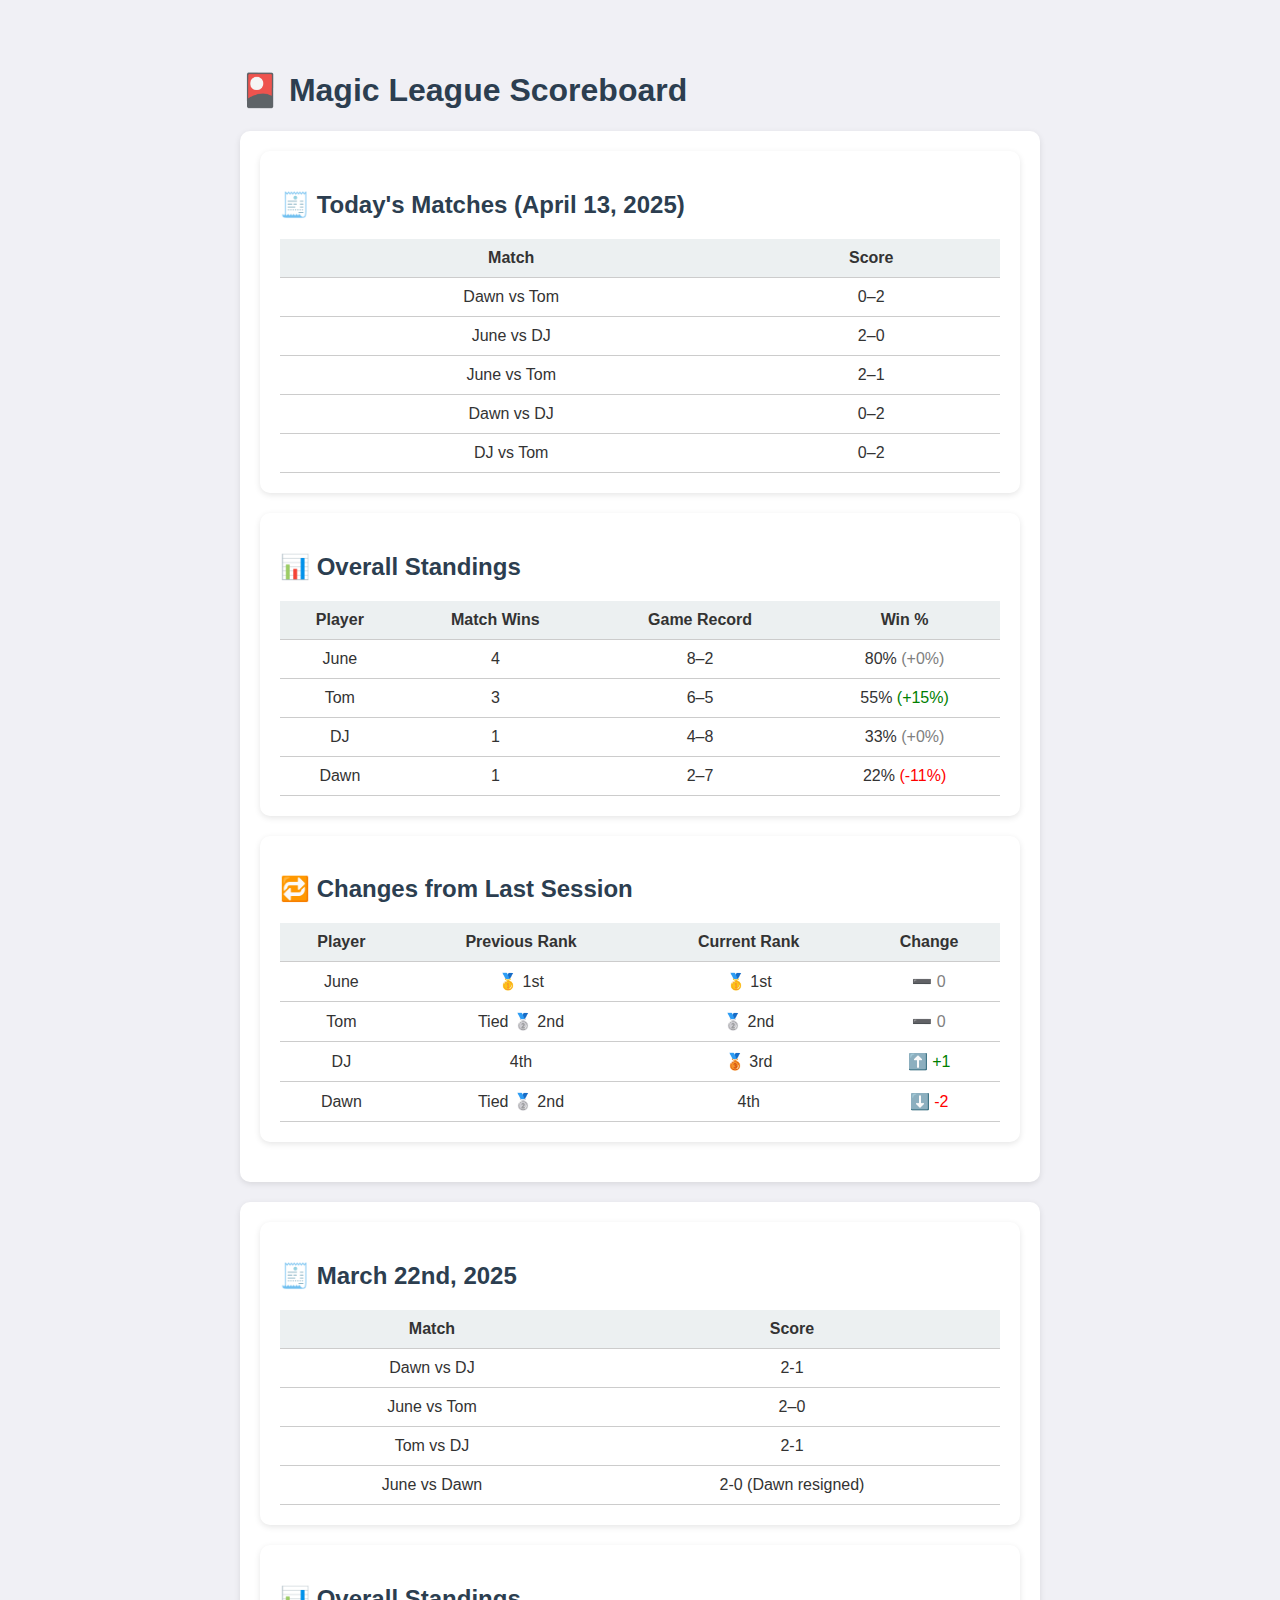
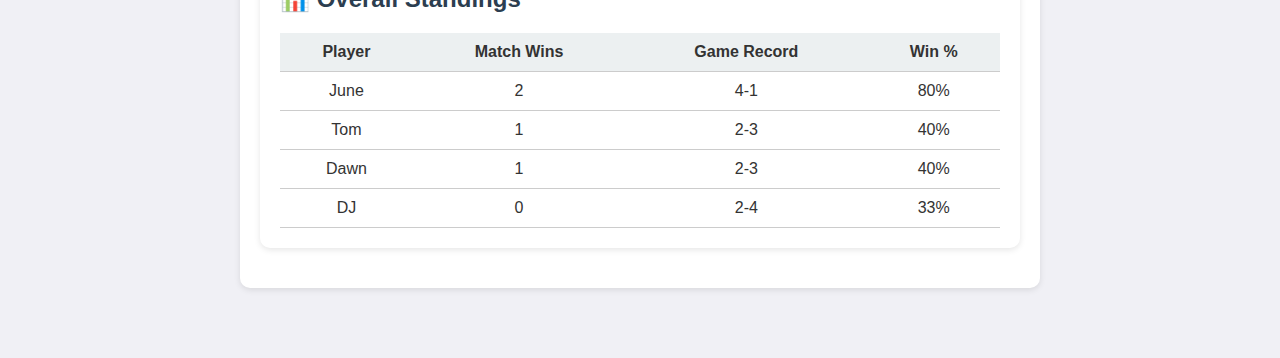
<file: league/index.html>
<!DOCTYPE html>
<html lang="en">

<head>
    <meta charset="UTF-8">
    <title>Magic League Scoreboard</title>
    <style>
        body {
            font-family: Arial, sans-serif;
            background: #f0f0f5;
            color: #333;
            max-width: 800px;
            margin: 30px auto;
            padding: 20px;
        }

        h1,
        h2 {
            color: #2c3e50;
        }

        .section {
            background: #fff;
            padding: 20px;
            margin-bottom: 20px;
            border-radius: 10px;
            box-shadow: 0 2px 6px rgba(0, 0, 0, 0.1);
        }

        table {
            width: 100%;
            border-collapse: collapse;
            margin-top: 10px;
        }

        th,
        td {
            padding: 10px;
            text-align: center;
            border-bottom: 1px solid #ccc;
        }

        th {
            background: #ecf0f1;
            font-weight: bold;
        }

        .up {
            color: green;
        }

        .down {
            color: red;
        }

        .same {
            color: gray;
        }
    </style>
</head>

<body>

    <h1>🎴 Magic League Scoreboard</h1>

    <div class="section">
        <div class="section">
            <h2>🧾 Today's Matches (April 13, 2025)</h2>
            <table>
                <tr>
                    <th>Match</th>
                    <th>Score</th>
                </tr>
                <tr>
                    <td>Dawn vs Tom</td>
                    <td>0–2</td>
                </tr>
                <tr>
                    <td>June vs DJ</td>
                    <td>2–0</td>
                </tr>
                <tr>
                    <td>June vs Tom</td>
                    <td>2–1</td>
                </tr>
                <tr>
                    <td>Dawn vs DJ</td>
                    <td>0–2</td>
                </tr>
                <tr>
                    <td>DJ vs Tom</td>
                    <td>0–2</td>
                </tr>
            </table>
        </div>

        <div class="section">
            <h2>📊 Overall Standings</h2>
            <table>
                <tr>
                    <th>Player</th>
                    <th>Match Wins</th>
                    <th>Game Record</th>
                    <th>Win %</th>
                </tr>
                <tr>
                    <td>June</td>
                    <td>4</td>
                    <td>8–2</td>
                    <td>80% <span class="same">(+0%)</span></td>
                </tr>
                <tr>
                    <td>Tom</td>
                    <td>3</td>
                    <td>6–5</td>
                    <td>55% <span class="up">(+15%)</span></td>
                </tr>
                <tr>
                    <td>DJ</td>
                    <td>1</td>
                    <td>4–8</td>
                    <td>33% <span class="same">(+0%)</span></td>
                </tr>
                <tr>
                    <td>Dawn</td>
                    <td>1</td>
                    <td>2–7</td>
                    <td>22% <span class="down">(-11%)</span></td>
                </tr>
            </table>
        </div>

        <div class="section">
            <h2>🔁 Changes from Last Session</h2>
            <table>
                <tr>
                    <th>Player</th>
                    <th>Previous Rank</th>
                    <th>Current Rank</th>
                    <th>Change</th>
                </tr>
                <tr>
                    <td>June</td>
                    <td>🥇 1st</td>
                    <td>🥇 1st</td>
                    <td class="same">➖ 0</td>
                </tr>
                <tr>
                    <td>Tom</td>
                    <td>Tied 🥈 2nd</td>
                    <td>🥈 2nd</td>
                    <td class="same">➖ 0</td>
                </tr>
                <tr>
                    <td>DJ</td>
                    <td>4th</td>
                    <td>🥉 3rd</td>
                    <td class="up">⬆️ +1</td>
                </tr>
                <tr>
                    <td>Dawn</td>
                    <td>Tied 🥈 2nd</td>
                    <td>4th</td>
                    <td class="down">⬇️ -2</td>
                </tr>
            </table>
        </div>
    </div>

    <div class="section">
        <div class="section">
            <h2>🧾 March 22nd, 2025</h2>
            <table>
                <tr>
                    <th>Match</th>
                    <th>Score</th>
                </tr>
                <tr>
                    <td>Dawn vs DJ</td>
                    <td>2-1</td>
                </tr>
                <tr>
                    <td>June vs Tom</td>
                    <td>2–0</td>
                </tr>
                <tr>
                    <td>Tom vs DJ</td>
                    <td>2-1</td>
                </tr>
                <tr>
                    <td>June vs Dawn</td>
                    <td>2-0 (Dawn resigned)</td>
                </tr>
            </table>
        </div>

        <div class="section">
            <h2>📊 Overall Standings</h2>
            <table>
                <tr>
                    <th>Player</th>
                    <th>Match Wins</th>
                    <th>Game Record</th>
                    <th>Win %</th>
                </tr>
                <tr>
                    <td>June</td>
                    <td>2</td>
                    <td>4-1</td>
                    <td>80%</td>
                </tr>
                <tr>
                    <td>Tom</td>
                    <td>1</td>
                    <td>2-3</td>
                    <td>40%</td>
                </tr>
                <tr>
                    <td>Dawn</td>
                    <td>1</td>
                    <td>2-3</td>
                    <td>40%</td>
                </tr>
                <tr>
                    <td>DJ</td>
                    <td>0</td>
                    <td>2-4</td>
                    <td>33%</td>
                </tr>
            </table>
        </div>
    </div>

</body>

</html>
</file>
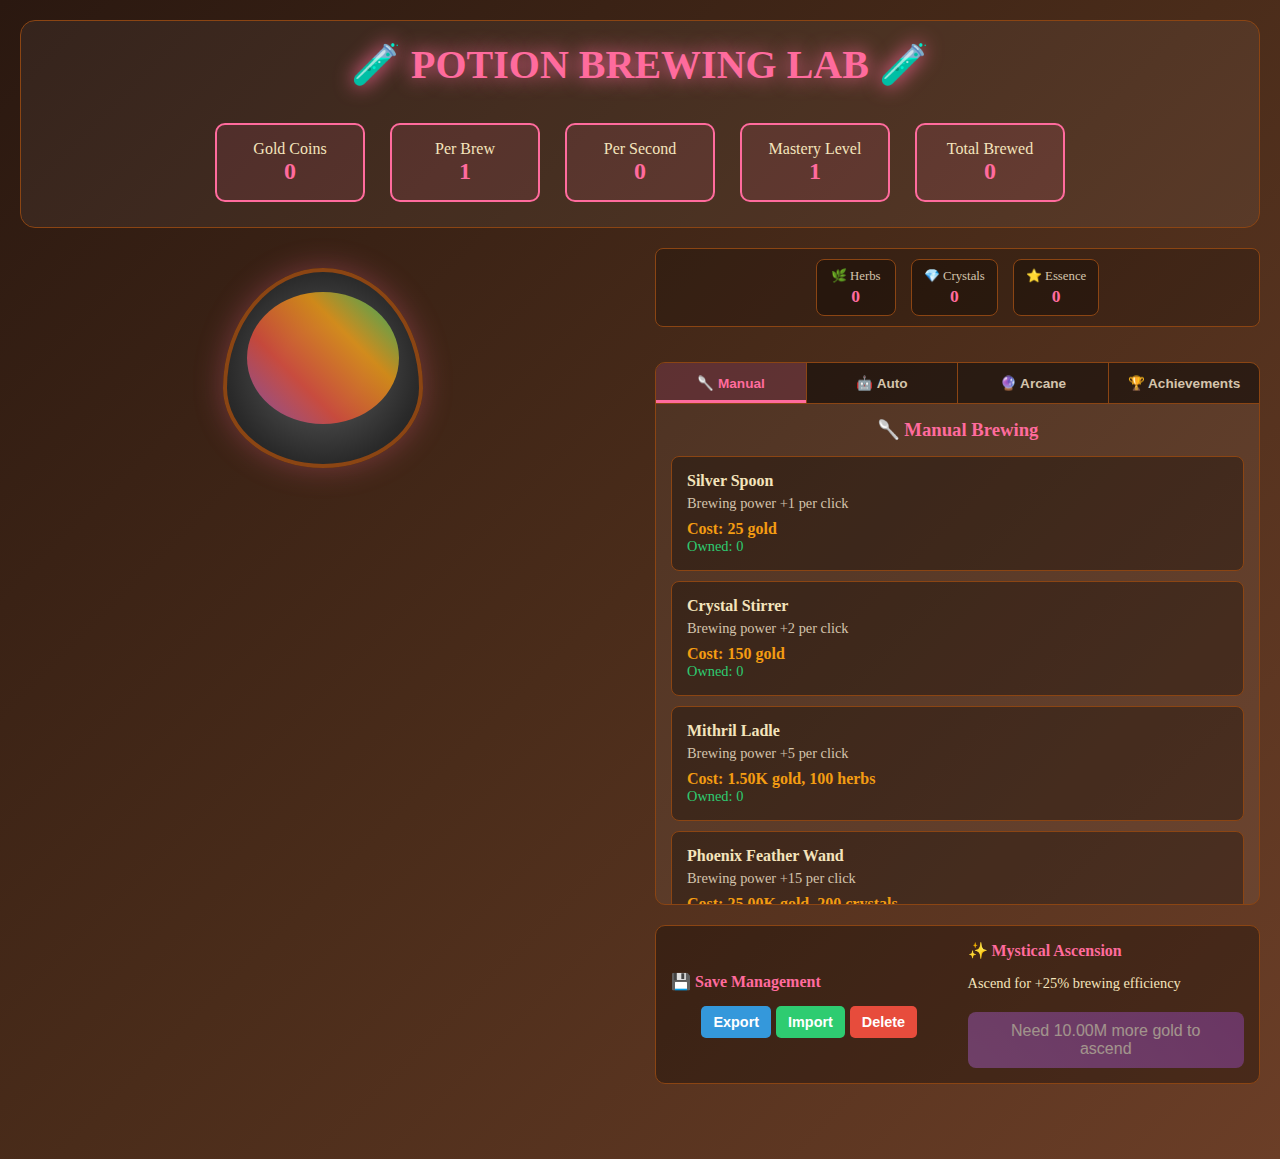
<file: potion_clicker/index.html>
<!DOCTYPE html>
<html lang="en">
<head>
    <meta charset="UTF-8">
    <meta name="viewport" content="width=device-width, initial-scale=1.0">
    <title>Potion Brewing Lab</title>
    <style>
        * {
            margin: 0;
            padding: 0;
            box-sizing: border-box;
        }

        body {
            font-family: 'Georgia', serif;
            background: linear-gradient(135deg, #2a1810, #4a2c1a, #6b3e27);
            color: #f4e4bc;
            min-height: 100vh;
            overflow-x: hidden;
        }

        .game-container {
            max-width: 1400px;
            margin: 0 auto;
            padding: 20px;
            display: grid;
            grid-template-rows: auto auto 1fr auto;
            gap: 20px;
            min-height: 100vh;
        }

        .top-section {
            text-align: center;
            background: rgba(255, 255, 255, 0.05);
            border: 1px solid #8b4513;
            border-radius: 15px;
            padding: 20px;
        }

        .combined-info {
            display: flex;
            justify-content: center;
            align-items: center;
            margin-top: 20px;
            gap: 20px;
        }

        .game-menu {
            background: rgba(0, 0, 0, 0.3);
            border: 1px solid #8b4513;
            border-radius: 10px;
            padding: 15px;
            margin-bottom: 15px;
            display: flex;
            justify-content: space-between;
            align-items: center;
            gap: 20px;
        }

        .menu-section {
            display: flex;
            flex-direction: column;
            gap: 10px;
            flex: 1;
        }

        .menu-section h4 {
            color: #ff6b9d;
            margin-bottom: 5px;
            font-size: 1em;
        }

        .resource-bar {
            display: flex;
            gap: 15px;
            align-items: center;
            justify-content: center;
            background: rgba(0, 0, 0, 0.2);
            border: 1px solid #8b4513;
            border-radius: 8px;
            padding: 10px;
            margin-bottom: 15px;
        }

        .main-content {
            display: grid;
            grid-template-columns: 1fr 1fr;
            gap: 30px;
            align-items: start;
        }

        .left-panel {
            display: flex;
            flex-direction: column;
            gap: 20px;
            align-items: center;
        }

        .right-panel {
            display: flex;
            flex-direction: column;
            gap: 20px;
        }

        /* Mystical Merchant's Orb - DISABLED: Ads not implemented yet */
        /*
        .mystical-orb {
            position: fixed;
            bottom: 30px;
            right: 30px;
            width: 80px;
            height: 80px;
            background: radial-gradient(circle at 30% 30%, #ffd700, #ff6b9d, #9b59b6);
            border-radius: 50%;
            border: 3px solid #ffd700;
            box-shadow: 0 0 30px rgba(255, 215, 0, 0.6);
            cursor: pointer;
            z-index: 1000;
            animation: orbFloat 3s ease-in-out infinite, orbGlow 2s ease-in-out infinite alternate;
            transition: all 0.3s ease;
        }

        .mystical-orb:hover {
            transform: scale(1.1);
            box-shadow: 0 0 40px rgba(255, 215, 0, 0.8);
        }

        .mystical-orb::before {
            content: '🔮';
            position: absolute;
            top: 50%;
            left: 50%;
            transform: translate(-50%, -50%);
            font-size: 24px;
            animation: orbSpin 4s linear infinite;
        }

        @keyframes orbFloat {
            0%, 100% { transform: translateY(0px); }
            50% { transform: translateY(-10px); }
        }

        @keyframes orbGlow {
            0% { box-shadow: 0 0 30px rgba(255, 215, 0, 0.6); }
            100% { box-shadow: 0 0 40px rgba(255, 215, 0, 0.8), 0 0 60px rgba(255, 107, 157, 0.4); }
        }

        @keyframes orbSpin {
            0% { transform: translate(-50%, -50%) rotate(0deg); }
            100% { transform: translate(-50%, -50%) rotate(360deg); }
        }

        .orb-menu {
            position: fixed;
            bottom: 120px;
            right: 30px;
            background: rgba(0, 0, 0, 0.9);
            border: 2px solid #ffd700;
            border-radius: 15px;
            padding: 20px;
            min-width: 300px;
            z-index: 1001;
            transform: translateX(100%);
            opacity: 0;
            transition: all 0.3s ease;
        }

        .orb-menu.show {
            transform: translateX(0);
            opacity: 1;
        }

        .orb-menu h3 {
            color: #ffd700;
            margin-bottom: 15px;
            text-align: center;
        }

        .orb-menu p {
            color: #d4c4ac;
            margin-bottom: 15px;
            text-align: center;
            font-size: 0.9em;
        }
        */

        .header {
            text-align: center;
            margin-bottom: 30px;
        }

        .title {
            font-size: 2.5em;
            color: #ff6b9d;
            text-shadow: 0 0 20px #ff6b9d;
            margin-bottom: 10px;
        }

        .stats {
            display: flex;
            gap: 15px;
            align-items: center;
            flex-wrap: wrap;
        }

        .stat {
            background: rgba(255, 107, 157, 0.1);
            border: 2px solid #ff6b9d;
            border-radius: 10px;
            padding: 15px;
            margin: 5px;
            text-align: center;
            min-width: 150px;
        }

        .stat-value {
            font-size: 1.5em;
            color: #ff6b9d;
            font-weight: bold;
        }

        .brewing-area {
            text-align: center;
            margin-bottom: 40px;
        }

        .cauldron {
            width: 200px;
            height: 200px;
            background: radial-gradient(ellipse at center, #4a4a4a 30%, #2a2a2a 70%, #1a1a1a);
            border-radius: 50% 50% 50% 50% / 60% 60% 40% 40%;
            margin: 20px auto;
            cursor: pointer;
            transition: all 0.1s ease;
            position: relative;
            border: 4px solid #8b4513;
            box-shadow: 0 0 30px rgba(255, 107, 157, 0.3);
            overflow: hidden;
        }

        .cauldron:hover {
            transform: scale(1.05);
            box-shadow: 0 0 40px rgba(255, 107, 157, 0.5);
        }

        .cauldron:active {
            transform: scale(0.95);
        }

        .cauldron::before {
            content: '';
            position: absolute;
            top: 20px;
            left: 20px;
            right: 20px;
            bottom: 40px;
            background: linear-gradient(45deg, #9b59b6, #e74c3c, #f39c12, #2ecc71);
            border-radius: 50%;
            animation: bubble 3s infinite;
            opacity: 0.8;
        }

        @keyframes bubble {
            0%, 100% { transform: scale(1); }
            50% { transform: scale(1.1); }
        }

        .click-effect {
            position: absolute;
            pointer-events: none;
            font-size: 24px;
            font-weight: bold;
            color: #ff6b9d;
            animation: floatUp 1s ease-out forwards;
        }

        @keyframes floatUp {
            0% {
                opacity: 1;
                transform: translateY(0);
            }
            100% {
                opacity: 0;
                transform: translateY(-60px);
            }
        }

        .resource-display {
            display: flex;
            gap: 15px;
            align-items: center;
        }

        .resource {
            background: rgba(0, 0, 0, 0.3);
            border: 1px solid #8b4513;
            border-radius: 8px;
            padding: 8px 12px;
            text-align: center;
            min-width: 80px;
        }

        .resource-name {
            font-size: 0.8em;
            color: #d4c4ac;
            margin-bottom: 2px;
        }

        .resource-amount {
            font-size: 1.1em;
            font-weight: bold;
            color: #ff6b9d;
        }

        .upgrades {
            background: rgba(255, 255, 255, 0.05);
            border: 1px solid #8b4513;
            border-radius: 10px;
            overflow: hidden;
        }

        .upgrade-tabs {
            display: flex;
            background: rgba(0, 0, 0, 0.3);
            border-bottom: 1px solid #8b4513;
        }

        .upgrade-tab {
            flex: 1;
            padding: 12px 8px;
            background: rgba(0, 0, 0, 0.3);
            border: none;
            border-right: 1px solid #8b4513;
            color: #d4c4ac;
            cursor: pointer;
            transition: all 0.3s ease;
            font-size: 0.85em;
            font-weight: bold;
            text-align: center;
        }

        .upgrade-tab:last-child {
            border-right: none;
        }

        .upgrade-tab:hover {
            background: rgba(255, 107, 157, 0.1);
            color: #ff6b9d;
        }

        .upgrade-tab.active {
            background: rgba(255, 107, 157, 0.2);
            color: #ff6b9d;
            box-shadow: inset 0 -3px 0 #ff6b9d;
        }

        .upgrade-content {
            padding: 15px;
            min-height: 400px;
            max-height: 500px;
            overflow-y: auto;
        }

        .upgrade-category {
            display: none;
        }

        .upgrade-category.active {
            display: block;
        }

        .upgrade-category h3 {
            color: #ff6b9d;
            margin-bottom: 15px;
            text-align: center;
        }

        .upgrade {
            background: rgba(0, 0, 0, 0.3);
            border: 1px solid #8b4513;
            border-radius: 8px;
            padding: 15px;
            margin-bottom: 10px;
            cursor: pointer;
            transition: all 0.2s ease;
        }

        .upgrade:hover {
            background: rgba(255, 107, 157, 0.1);
            border-color: #ff6b9d;
        }

        .upgrade.affordable {
            border-color: #2ecc71;
            box-shadow: 0 0 10px rgba(46, 204, 113, 0.3);
        }

        .upgrade-name {
            font-weight: bold;
            color: #f4e4bc;
            margin-bottom: 5px;
        }

        .upgrade-description {
            font-size: 0.9em;
            color: #d4c4ac;
            margin-bottom: 8px;
        }

        .upgrade-cost {
            color: #f39c12;
            font-weight: bold;
        }

        .upgrade-owned {
            color: #2ecc71;
            font-size: 0.9em;
        }

        .save-controls {
            text-align: center;
            background: rgba(52, 152, 219, 0.1);
            border: 2px solid #3498db;
            border-radius: 10px;
        }

        .save-button {
            padding: 8px 12px;
            border: none;
            border-radius: 5px;
            cursor: pointer;
            font-weight: bold;
            transition: all 0.3s ease;
            font-size: 0.9em;
        }

        .save-button:hover {
            transform: scale(1.05);
        }

        .export-btn { background: #3498db; color: white; }
        .import-btn { background: #2ecc71; color: white; }
        .delete-btn { background: #e74c3c; color: white; }

        /* Ad system styles - DISABLED: Ads not implemented yet */
        /*
        .ads-section {
            background: rgba(52, 152, 219, 0.1);
            border: 2px solid #3498db;
            border-radius: 10px;
            text-align: center;
        }

        .ad-button {
            background: linear-gradient(45deg, #f39c12, #e67e22);
            border: none;
            color: white;
            padding: 12px 20px;
            border-radius: 8px;
            cursor: pointer;
            transition: all 0.3s ease;
            min-width: 150px;
            margin: 5px;
        }

        .ad-button:hover {
            transform: scale(1.05);
            box-shadow: 0 0 15px rgba(52, 152, 219, 0.4);
        }

        .ad-button:disabled {
            opacity: 0.5;
            cursor: not-allowed;
            transform: none;
            box-shadow: none;
        }
        */

        .ascension-section {
            background: rgba(155, 89, 182, 0.1);
            border: 2px solid #9b59b6;
            border-radius: 10px;
            text-align: center;
        }

        .ascension-button {
            background: linear-gradient(45deg, #9b59b6, #8e44ad);
            border: none;
            color: white;
            padding: 10px 20px;
            font-size: 1em;
            border-radius: 8px;
            cursor: pointer;
            transition: all 0.3s ease;
            width: 100%;
        }

        .ascension-button:hover {
            transform: scale(1.05);
            box-shadow: 0 0 20px rgba(155, 89, 182, 0.5);
        }

        .ascension-button:disabled {
            opacity: 0.5;
            cursor: not-allowed;
            transform: none;
            box-shadow: none;
        }

        .automation-info {
            background: rgba(46, 204, 113, 0.1);
            border: 1px solid #2ecc71;
            border-radius: 8px;
            padding: 15px;
            margin: 20px 0;
            text-align: center;
        }

        .click-frenzy {
            animation: frenzy 0.5s infinite alternate;
        }

        @keyframes frenzy {
            0% { transform: scale(1) rotate(0deg); }
            100% { transform: scale(1.1) rotate(2deg); }
        }

        @keyframes pulse {
            0%, 100% { opacity: 0.8; }
            50% { opacity: 1; }
        }

        .automated {
            animation: pulse 2s infinite;
        }

        /* Achievement System Styles */
        .achievement-stats {
            display: flex;
            justify-content: space-around;
            margin: 10px 0;
            flex-wrap: wrap;
        }

        .achievement-stats div {
            background: rgba(0, 0, 0, 0.3);
            padding: 8px 12px;
            border-radius: 8px;
            border: 1px solid #ffd700;
            margin: 3px;
            min-width: 100px;
            font-size: 0.9em;
        }

        .achievement-categories {
            display: grid;
            grid-template-columns: repeat(auto-fit, minmax(250px, 1fr));
            gap: 10px;
            margin-top: 15px;
        }

        .achievement-category {
            background: rgba(0, 0, 0, 0.2);
            border: 1px solid #8b4513;
            border-radius: 10px;
            padding: 15px;
        }

        .achievement-category h4 {
            color: #ffd700;
            margin-bottom: 15px;
            text-align: center;
        }

        .achievement-item {
            display: flex;
            align-items: center;
            background: rgba(0, 0, 0, 0.3);
            border: 1px solid #8b4513;
            border-radius: 8px;
            padding: 12px;
            margin: 8px 0;
            transition: all 0.3s ease;
        }

        .achievement-item.unlocked {
            background: rgba(255, 215, 0, 0.1);
            border-color: #ffd700;
            box-shadow: 0 0 10px rgba(255, 215, 0, 0.3);
        }

        .achievement-item.tier-bronze { border-left: 4px solid #cd7f32; }
        .achievement-item.tier-silver { border-left: 4px solid #c0c0c0; }
        .achievement-item.tier-gold { border-left: 4px solid #ffd700; }
        .achievement-item.tier-platinum { border-left: 4px solid #e5e4e2; }
        .achievement-item.tier-diamond { border-left: 4px solid #b9f2ff; }

        .achievement-icon {
            font-size: 24px;
            margin-right: 12px;
            min-width: 30px;
        }

        .achievement-info {
            flex: 1;
        }

        .achievement-name {
            font-weight: bold;
            color: #f4e4bc;
            margin-bottom: 4px;
        }

        .achievement-description {
            font-size: 0.9em;
            color: #d4c4ac;
            margin-bottom: 8px;
        }

        .achievement-progress {
            display: flex;
            align-items: center;
            gap: 10px;
        }

        .progress-bar {
            flex: 1;
            height: 8px;
            background: rgba(0, 0, 0, 0.5);
            border-radius: 4px;
            overflow: hidden;
        }

        .progress-fill {
            height: 100%;
            background: linear-gradient(90deg, #ffd700, #ffed4e);
            border-radius: 4px;
            transition: width 0.3s ease;
        }

        .progress-text {
            font-size: 0.8em;
            color: #d4c4ac;
            min-width: 80px;
        }

        .achievement-completed {
            color: #2ecc71;
            font-weight: bold;
            font-size: 0.9em;
        }

        /* Achievement Notification */
        .achievement-notification {
            position: fixed;
            top: 20px;
            right: 20px;
            background: linear-gradient(45deg, #ffd700, #ffed4e);
            color: #333;
            padding: 15px 20px;
            border-radius: 10px;
            box-shadow: 0 4px 20px rgba(255, 215, 0, 0.5);
            z-index: 1000;
            display: flex;
            align-items: center;
            gap: 12px;
            transform: translateX(100%);
            opacity: 0;
            transition: all 0.3s ease;
            max-width: 350px;
        }

        .achievement-notification.show {
            transform: translateX(0);
            opacity: 1;
        }

        .achievement-notification .achievement-icon {
            font-size: 32px;
        }

        .achievement-notification .achievement-content {
            flex: 1;
        }

        .achievement-notification .achievement-title {
            font-weight: bold;
            font-size: 1.1em;
            margin-bottom: 2px;
        }

        .achievement-notification .achievement-name {
            font-weight: bold;
            color: #8b4513;
            margin-bottom: 2px;
        }

        .achievement-notification .achievement-description {
            font-size: 0.9em;
            color: #666;
        }

        /* Responsive */
        @media (max-width: 1200px) {
            .main-content {
                grid-template-columns: 1fr;
                gap: 20px;
            }
            
            .game-menu {
                flex-direction: column;
                gap: 15px;
            }
            
            .menu-section {
                text-align: center;
            }
            
            .achievement-categories {
                grid-template-columns: 1fr;
            }
            
            /* Mystical orb responsive styles - DISABLED: Ads not implemented yet */
            /*
            .mystical-orb {
                bottom: 20px;
                right: 20px;
                width: 60px;
                height: 60px;
            }
            
            .orb-menu {
                bottom: 90px;
                right: 20px;
                min-width: 250px;
            }
            */"
        }

        @media (max-width: 768px) {
            .game-container {
                padding: 15px;
                gap: 15px;
            }
            
            .header .title {
                font-size: 2em;
            }
            
            .combined-info {
                flex-wrap: wrap;
                justify-content: center;
            }
            
            .stats {
                justify-content: center;
                flex-wrap: wrap;
            }
            
            .stat {
                min-width: auto;
            }
            
            .resource-bar {
                flex-wrap: wrap;
            }
            
            .achievement-stats {
                flex-direction: column;
            }
            
            .achievement-stats div {
                min-width: auto;
            }
            
            /* Mystical orb mobile responsive styles - DISABLED: Ads not implemented yet */
            /*
            .mystical-orb {
                width: 50px;
                height: 50px;
            }
            
            .orb-menu {
                bottom: 70px;
                right: 10px;
                min-width: 200px;
            }
            */"
        }
    </style>
</head>
<body>
    <div class="game-container">
        <div class="top-section">
            <div class="header">
                <h1 class="title">🧪 POTION BREWING LAB 🧪</h1>
            </div>
            
            <div class="combined-info">
                <div class="stats">
                    <div class="stat">
                        <div>Gold Coins</div>
                        <div class="stat-value" id="gold">0</div>
                    </div>
                    <div class="stat">
                        <div>Per Brew</div>
                        <div class="stat-value" id="brewPower">1</div>
                    </div>
                    <div class="stat">
                        <div>Per Second</div>
                        <div class="stat-value" id="goldPerSecond">0</div>
                    </div>
                    <div class="stat">
                        <div>Mastery Level</div>
                        <div class="stat-value" id="masteryLevel">1</div>
                    </div>
                    <div class="stat">
                        <div>Total Brewed</div>
                        <div class="stat-value" id="totalBrewed">0</div>
                    </div>
                </div>
            </div>
        </div>

        <div class="main-content">
            <div class="left-panel">
                <div class="brewing-area">
                    <div class="cauldron" id="cauldron"></div>
                    <div class="automation-info" id="automationInfo" style="display: none;">
                        🔮 Automated brewing in progress! 🔮
                    </div>
                </div>
            </div>

            <div class="right-panel">
                <div class="resource-bar">
                    <div class="resource">
                        <div class="resource-name">🌿 Herbs</div>
                        <div class="resource-amount" id="herbs">0</div>
                    </div>
                    <div class="resource">
                        <div class="resource-name">💎 Crystals</div>
                        <div class="resource-amount" id="crystals">0</div>
                    </div>
                    <div class="resource">
                        <div class="resource-name">⭐ Essence</div>
                        <div class="resource-amount" id="essence">0</div>
                    </div>
                </div>

                <div class="upgrades">
                    <div class="upgrade-tabs">
                        <button class="upgrade-tab active" data-tab="manual">🥄 Manual</button>
                        <button class="upgrade-tab" data-tab="automation">🤖 Auto</button>
                        <button class="upgrade-tab" data-tab="arcane">🔮 Arcane</button>
                        <button class="upgrade-tab" data-tab="achievements">🏆 Achievements</button>
                    </div>
                    <div class="upgrade-content">
                        <div class="upgrade-category active" data-category="manual">
                            <h3>🥄 Manual Brewing</h3>
                            <div id="manualUpgrades"></div>
                        </div>
                        <div class="upgrade-category" data-category="automation">
                            <h3>🤖 Automation</h3>
                            <div id="automationUpgrades"></div>
                        </div>
                        <div class="upgrade-category" data-category="arcane">
                            <h3>🔮 Arcane Arts</h3>
                            <div id="arcaneUpgrades"></div>
                        </div>
                        <div class="upgrade-category" data-category="achievements">
                            <h3>🏆 Achievements</h3>
                            <div class="achievement-stats">
                                <div>Completed: <span id="achievementCount">0</span>/<span id="totalAchievements">0</span></div>
                                <div>Completion: <span id="achievementPercentage">0%</span></div>
                            </div>
                            <div class="achievement-categories">
                                <div class="achievement-category" data-category="brewing">
                                    <h4>🧪 Brewing</h4>
                                    <div class="achievement-list" id="brewing-achievements"></div>
                                </div>
                                <div class="achievement-category" data-category="automation">
                                    <h4>🤖 Automation</h4>
                                    <div class="achievement-list" id="automation-achievements"></div>
                                </div>
                                <div class="achievement-category" data-category="resources">
                                    <h4>📦 Resources</h4>
                                    <div class="achievement-list" id="resources-achievements"></div>
                                </div>
                                <div class="achievement-category" data-category="mastery">
                                    <h4>✨ Mastery</h4>
                                    <div class="achievement-list" id="mastery-achievements"></div>
                                </div>
                                <div class="achievement-category" data-category="special">
                                    <h4>🌟 Special</h4>
                                    <div class="achievement-list" id="special-achievements"></div>
                                </div>
                            </div>
                        </div>
                    </div>
                </div>

                <div class="game-menu">
                    <div class="menu-section">
                        <h4>💾 Save Management</h4>
                        <div style="display: flex; gap: 5px; flex-wrap: wrap; justify-content: center;">
                            <button class="save-button export-btn" onclick="game.exportSave()">Export</button>
                            <button class="save-button import-btn" onclick="importSavePrompt()">Import</button>
                            <button class="save-button delete-btn" onclick="game.deleteSave()">Delete</button>
                        </div>
                    </div>
                    <div class="menu-section">
                        <h4>✨ Mystical Ascension</h4>
                        <p id="ascensionInfo" style="font-size: 0.9em; margin-bottom: 10px;">Ascend for +<span id="ascensionBonus">0</span>% brewing efficiency</p>
                        <button class="ascension-button" id="ascensionBtn" disabled>
                            Ascend (Need 10,000,000 total gold)
                        </button>
                    </div>
                </div>
            </div>
        </div>

        <!-- Mystical Merchant's Orb - DISABLED: Ads not implemented yet -->
        <!-- <div class="mystical-orb" id="mysticalOrb"></div>
        
        <div class="orb-menu" id="orbMenu">
            <h3>🔮 Mystical Merchant 🔮</h3>
            <p>Greetings, alchemist! I offer enchanted bonuses...</p>
            <div style="display: flex; flex-direction: column; gap: 10px;">
                <button class="ad-button" id="goldAdBtn" style="background: linear-gradient(45deg, #f39c12, #e67e22);">
                    <div>💰 Gold Boost</div>
                    <div style="font-size: 0.8em;">+1 hour of production</div>
                    <div style="font-size: 0.8em;" id="goldAdCooldown">Ready!</div>
                </button>
                <button class="ad-button" id="resourceAdBtn" style="background: linear-gradient(45deg, #27ae60, #2ecc71);">
                    <div>🌿 Resource Pack</div>
                    <div style="font-size: 0.8em;">Herbs, Crystals & Essence</div>
                    <div style="font-size: 0.8em;" id="resourceAdCooldown">Ready!</div>
                </button>
                <button class="ad-button" id="clickAdBtn" style="background: linear-gradient(45deg, #e74c3c, #c0392b);">
                    <div>⚡ Click Frenzy</div>
                    <div style="font-size: 0.8em;">3x click power for 20s</div>
                    <div style="font-size: 0.8em;" id="clickAdCooldown">Ready!</div>
                </button>
            </div>
        </div> -->
    </div>

    <script>
        // Custom encryption class
        class GameCrypto {
            constructor() {
                this.scramblePattern = [3, 1, 4, 1, 5, 9, 2, 6];
            }

            xorEncrypt(text, key) {
                let result = '';
                for (let i = 0; i < text.length; i++) {
                    const charCode = text.charCodeAt(i);
                    const keyChar = key.charCodeAt(i % key.length);
                    result += String.fromCharCode(charCode ^ keyChar);
                }
                return result;
            }

            customBase64Encode(str) {
                const alphabet = 'ABCDEFGHIJKLMNOPQRSTUVWXYZabcdefghijklmnopqrstuvwxyz0123456789+/';
                const customAlphabet = 'ZYXWVUTSRQPONMLKJIHGFEDCBAzyxwvutsrqponmlkjihgfedcba9876543210-_';
                
                let result = btoa(str);
                let encoded = '';
                
                for (let i = 0; i < result.length; i++) {
                    const index = alphabet.indexOf(result[i]);
                    encoded += index !== -1 ? customAlphabet[index] : result[i];
                }
                return encoded;
            }

            customBase64Decode(str) {
                const alphabet = 'ABCDEFGHIJKLMNOPQRSTUVWXYZabcdefghijklmnopqrstuvwxyz0123456789+/';
                const customAlphabet = 'ZYXWVUTSRQPONMLKJIHGFEDCBAzyxwvutsrqponmlkjihgfedcba9876543210-_';
                
                let decoded = '';
                for (let i = 0; i < str.length; i++) {
                    const index = customAlphabet.indexOf(str[i]);
                    decoded += index !== -1 ? alphabet[index] : str[i];
                }
                return atob(decoded);
            }

            encrypt(data) {
                try {
                    let jsonString = JSON.stringify(data);
                    const checksum = this.generateChecksum(jsonString);
                    jsonString = checksum + '|' + jsonString;
                    
                    const secretKey = 'PotionMaster2024!';
                    let encrypted = this.xorEncrypt(jsonString, secretKey);
                    encrypted = this.customBase64Encode(encrypted);
                    
                    return 'v1.' + encrypted;
                } catch (error) {
                    console.error('Encryption failed:', error);
                    return null;
                }
            }

            decrypt(encryptedData) {
                try {
                    if (!encryptedData.startsWith('v1.')) {
                        throw new Error('Invalid save version');
                    }
                    let encrypted = encryptedData.substring(3);
                    
                    encrypted = this.customBase64Decode(encrypted);
                    
                    const secretKey = 'PotionMaster2024!';
                    let decrypted = this.xorEncrypt(encrypted, secretKey);
                    
                    const parts = decrypted.split('|');
                    if (parts.length !== 2) {
                        throw new Error('Invalid save format');
                    }
                    
                    const [checksum, jsonString] = parts;
                    const calculatedChecksum = this.generateChecksum(jsonString);
                    
                    if (checksum !== calculatedChecksum) {
                        throw new Error('Save data corrupted');
                    }
                    
                    return JSON.parse(jsonString);
                } catch (error) {
                    console.error('Decryption failed:', error);
                    return null;
                }
            }

            generateChecksum(str) {
                let hash = 0;
                for (let i = 0; i < str.length; i++) {
                    const char = str.charCodeAt(i);
                    hash = ((hash << 5) - hash) + char;
                    hash = hash & hash;
                }
                return Math.abs(hash).toString(36);
            }
        }

        // Achievement system
        class AchievementSystem {
            constructor(game) {
                this.game = game;
                this.achievements = this.defineAchievements();
                this.unlockedAchievements = new Set();
                this.clickCounter = 0;
                this.clickTimer = 0;
                this.speedTimer = 0;
                this.adsWatched = 0;
                this.init();
            }

            defineAchievements() {
                return {
                    brewing: [
                        { id: 'novice_brewer', name: 'Novice Brewer', description: 'Brew 100 potions', tier: 'bronze', target: 100, reward: 'gold', value: 500, icon: '🧪' },
                        { id: 'apprentice_alchemist', name: 'Apprentice Alchemist', description: 'Brew 1,000 potions', tier: 'silver', target: 1000, reward: 'gold', value: 2500, icon: '⚗️' },
                        { id: 'master_brewer', name: 'Master Brewer', description: 'Brew 10,000 potions', tier: 'gold', target: 10000, reward: 'multiplier', value: 1.1, icon: '🏆' },
                        { id: 'legendary_alchemist', name: 'Legendary Alchemist', description: 'Brew 100,000 potions', tier: 'platinum', target: 100000, reward: 'gold', value: 50000, icon: '💎' },
                        { id: 'cosmic_brewmaster', name: 'Cosmic Brewmaster', description: 'Brew 1,000,000 potions', tier: 'diamond', target: 1000000, reward: 'multiplier', value: 1.5, icon: '🌟' }
                    ],
                    automation: [
                        { id: 'first_assistant', name: 'First Assistant', description: 'Purchase first automation upgrade', tier: 'bronze', target: 1, reward: 'gold', value: 250, icon: '🤖' },
                        { id: 'assembly_line', name: 'Assembly Line', description: 'Own 5 different automation upgrades', tier: 'silver', target: 5, reward: 'gold', value: 1000, icon: '🏭' },
                        { id: 'industrial_complex', name: 'Industrial Complex', description: 'Generate 1M gold via automation', tier: 'gold', target: 1000000, reward: 'multiplier', value: 1.2, icon: '⚙️' },
                        { id: 'automated_empire', name: 'Automated Empire', description: 'Reach 1000 gold/second', tier: 'platinum', target: 1000, reward: 'gold', value: 100000, icon: '🏰' },
                        { id: 'transcendent_factory', name: 'Transcendent Factory', description: 'Own max automation', tier: 'diamond', target: 999, reward: 'multiplier', value: 2.0, icon: '🚀' }
                    ],
                    resources: [
                        { id: 'herb_gatherer', name: 'Herb Gatherer', description: 'Collect 100 herbs', tier: 'bronze', target: 100, reward: 'herbs', value: 50, icon: '🌿' },
                        { id: 'crystal_seeker', name: 'Crystal Seeker', description: 'Collect 50 crystals', tier: 'silver', target: 50, reward: 'crystals', value: 25, icon: '💎' },
                        { id: 'essence_hunter', name: 'Essence Hunter', description: 'Collect 25 essence', tier: 'gold', target: 25, reward: 'essence', value: 15, icon: '⭐' },
                        { id: 'resource_hoarder', name: 'Resource Hoarder', description: 'Have 1000 of each resource', tier: 'platinum', target: 1000, reward: 'multiplier', value: 1.3, icon: '📦' },
                        { id: 'infinity_collector', name: 'Infinity Collector', description: 'Collect 10,000 of each resource', tier: 'diamond', target: 10000, reward: 'multiplier', value: 1.8, icon: '♾️' }
                    ],
                    mastery: [
                        { id: 'first_ascension', name: 'First Ascension', description: 'Reach mastery level 2', tier: 'bronze', target: 2, reward: 'gold', value: 1000, icon: '✨' },
                        { id: 'dimensional_traveler', name: 'Dimensional Traveler', description: 'Reach mastery level 5', tier: 'silver', target: 5, reward: 'gold', value: 5000, icon: '🌌' },
                        { id: 'planar_master', name: 'Planar Master', description: 'Reach mastery level 10', tier: 'gold', target: 10, reward: 'multiplier', value: 1.25, icon: '🔮' },
                        { id: 'reality_shaper', name: 'Reality Shaper', description: 'Reach mastery level 25', tier: 'platinum', target: 25, reward: 'multiplier', value: 1.5, icon: '🌠' },
                        { id: 'cosmic_transcendence', name: 'Cosmic Transcendence', description: 'Reach mastery level 50', tier: 'diamond', target: 50, reward: 'multiplier', value: 2.5, icon: '💫' }
                    ],
                    special: [
                        { id: 'speed_demon', name: 'Speed Demon', description: 'Earn 1M gold in under 10 minutes', tier: 'silver', target: 1000000, reward: 'gold', value: 25000, icon: '⚡' },
                        { id: 'clicker_god', name: 'Clicker God', description: 'Achieve 100 clicks in 10 seconds', tier: 'gold', target: 100, reward: 'multiplier', value: 1.15, icon: '👆' },
                        { id: 'ad_enthusiast', name: 'Ad Enthusiast', description: 'Watch 50 advertisements', tier: 'bronze', target: 50, reward: 'gold', value: 10000, icon: '📺' },
                        { id: 'perfectionist', name: 'Perfectionist', description: 'Complete all other achievements', tier: 'platinum', target: 1, reward: 'multiplier', value: 3.0, icon: '🎯' }
                    ]
                };
            }

            init() {
                this.loadAchievements();
                this.createAchievementUI();
                this.bindEvents();
                // Don't check achievements on initialization to prevent rewards on fresh start
            }

            checkAchievements() {
                Object.entries(this.achievements).forEach(([category, achievements]) => {
                    achievements.forEach(achievement => {
                        if (!this.unlockedAchievements.has(achievement.id)) {
                            if (this.checkAchievementCondition(achievement)) {
                                this.unlockAchievement(achievement);
                            }
                        }
                    });
                });
                
                // Update UI to show current progress
                this.updateAchievementUI();
            }

            checkAchievementCondition(achievement) {
                switch(achievement.id) {
                    case 'novice_brewer':
                    case 'apprentice_alchemist':
                    case 'master_brewer':
                    case 'legendary_alchemist':
                    case 'cosmic_brewmaster':
                        return this.game.totalBrewed >= achievement.target;
                    
                    case 'first_assistant':
                        return this.game.upgrades.automation.some(upgrade => upgrade.owned > 0);
                    
                    case 'assembly_line':
                        return this.game.upgrades.automation.filter(upgrade => upgrade.owned > 0).length >= achievement.target;
                    
                    case 'industrial_complex':
                        return this.game.automationEarned >= achievement.target;
                    
                    case 'automated_empire':
                        return this.game.goldPerSecond >= achievement.target;
                    
                    case 'transcendent_factory':
                        return this.game.upgrades.automation.every(upgrade => upgrade.owned >= 10);
                    
                    case 'herb_gatherer':
                        return this.game.herbs >= achievement.target;
                    
                    case 'crystal_seeker':
                        return this.game.crystals >= achievement.target;
                    
                    case 'essence_hunter':
                        return this.game.essence >= achievement.target;
                    
                    case 'resource_hoarder':
                        return this.game.herbs >= achievement.target && this.game.crystals >= achievement.target && this.game.essence >= achievement.target;
                    
                    case 'infinity_collector':
                        return this.game.herbs >= achievement.target && this.game.crystals >= achievement.target && this.game.essence >= achievement.target;
                    
                    case 'first_ascension':
                    case 'dimensional_traveler':
                    case 'planar_master':
                    case 'reality_shaper':
                    case 'cosmic_transcendence':
                        return this.game.masteryLevel >= achievement.target;
                    
                    case 'speed_demon':
                        return this.game.totalBrewed >= achievement.target && (Date.now() - this.speedTimer) <= 600000;
                    
                    case 'clicker_god':
                        return this.clickCounter >= achievement.target;
                    
                    case 'ad_enthusiast':
                        return this.adsWatched >= achievement.target;
                    
                    case 'perfectionist':
                        const totalAchievements = Object.values(this.achievements).flat().length - 1;
                        return this.unlockedAchievements.size >= totalAchievements;
                    
                    default:
                        return false;
                }
            }

            unlockAchievement(achievement) {
                this.unlockedAchievements.add(achievement.id);
                this.grantReward(achievement);
                this.showNotification(achievement);
                this.updateAchievementUI();
                this.saveAchievements();
            }

            grantReward(achievement) {
                switch(achievement.reward) {
                    case 'gold':
                        this.game.gold += achievement.value;
                        break;
                    case 'herbs':
                        this.game.herbs += achievement.value;
                        break;
                    case 'crystals':
                        this.game.crystals += achievement.value;
                        break;
                    case 'essence':
                        this.game.essence += achievement.value;
                        break;
                    case 'multiplier':
                        this.game.achievementMultiplier = (this.game.achievementMultiplier || 1) * achievement.value;
                        break;
                }
            }

            showNotification(achievement) {
                const notification = document.createElement('div');
                notification.className = 'achievement-notification';
                notification.innerHTML = `
                    <div class="achievement-icon">${achievement.icon}</div>
                    <div class="achievement-content">
                        <div class="achievement-title">Achievement Unlocked!</div>
                        <div class="achievement-name">${achievement.name}</div>
                        <div class="achievement-description">${achievement.description}</div>
                    </div>
                `;
                document.body.appendChild(notification);
                
                setTimeout(() => {
                    notification.classList.add('show');
                }, 100);
                
                setTimeout(() => {
                    notification.classList.remove('show');
                    setTimeout(() => notification.remove(), 300);
                }, 5000);
            }

            createAchievementUI() {
                // Achievement UI is now created in the HTML as part of the tab system
                this.updateAchievementUI();
            }

            updateAchievementUI() {
                Object.entries(this.achievements).forEach(([category, achievements]) => {
                    const container = document.getElementById(`${category}-achievements`);
                    if (container) {
                        container.innerHTML = '';
                        achievements.forEach(achievement => {
                            const isUnlocked = this.unlockedAchievements.has(achievement.id);
                            const progress = this.getAchievementProgress(achievement);
                            
                            const achievementEl = document.createElement('div');
                            achievementEl.className = `achievement-item ${isUnlocked ? 'unlocked' : ''} tier-${achievement.tier}`;
                            achievementEl.innerHTML = `
                                <div class="achievement-icon">${achievement.icon}</div>
                                <div class="achievement-info">
                                    <div class="achievement-name">${achievement.name}</div>
                                    <div class="achievement-description">${achievement.description}</div>
                                    <div class="achievement-progress">
                                        <div class="progress-bar">
                                            <div class="progress-fill" style="width: ${Math.min(progress, 100)}%"></div>
                                        </div>
                                        <div class="progress-text">${this.formatProgress(achievement, progress)}</div>
                                    </div>
                                    ${isUnlocked ? '<div class="achievement-completed">✓ COMPLETED</div>' : ''}
                                </div>
                            `;
                            container.appendChild(achievementEl);
                        });
                    }
                });

                this.updateAchievementStats();
            }

            getAchievementProgress(achievement) {
                let current = 0;
                
                switch(achievement.id) {
                    case 'novice_brewer':
                    case 'apprentice_alchemist':
                    case 'master_brewer':
                    case 'legendary_alchemist':
                    case 'cosmic_brewmaster':
                        current = this.game.totalBrewed;
                        break;
                    
                    case 'first_assistant':
                        current = this.game.upgrades.automation.some(upgrade => upgrade.owned > 0) ? 1 : 0;
                        break;
                    
                    case 'assembly_line':
                        current = this.game.upgrades.automation.filter(upgrade => upgrade.owned > 0).length;
                        break;
                    
                    case 'industrial_complex':
                        current = this.game.automationEarned || 0;
                        break;
                    
                    case 'automated_empire':
                        current = this.game.goldPerSecond;
                        break;
                    
                    case 'transcendent_factory':
                        current = this.game.upgrades.automation.filter(upgrade => upgrade.owned >= 10).length;
                        break;
                    
                    case 'herb_gatherer':
                        current = this.game.herbs;
                        break;
                    
                    case 'crystal_seeker':
                        current = this.game.crystals;
                        break;
                    
                    case 'essence_hunter':
                        current = this.game.essence;
                        break;
                    
                    case 'resource_hoarder':
                    case 'infinity_collector':
                        current = Math.min(this.game.herbs, this.game.crystals, this.game.essence);
                        break;
                    
                    case 'first_ascension':
                    case 'dimensional_traveler':
                    case 'planar_master':
                    case 'reality_shaper':
                    case 'cosmic_transcendence':
                        current = this.game.masteryLevel;
                        break;
                    
                    case 'speed_demon':
                        current = (Date.now() - this.speedTimer) <= 600000 ? this.game.totalBrewed : 0;
                        break;
                    
                    case 'clicker_god':
                        current = this.clickCounter;
                        break;
                    
                    case 'ad_enthusiast':
                        current = this.adsWatched;
                        break;
                    
                    case 'perfectionist':
                        current = this.unlockedAchievements.size;
                        break;
                }
                
                return (current / achievement.target) * 100;
            }

            formatProgress(achievement, progress) {
                const current = Math.floor((progress / 100) * achievement.target);
                return `${this.game.formatNumber(current)} / ${this.game.formatNumber(achievement.target)}`;
            }

            updateAchievementStats() {
                const total = Object.values(this.achievements).flat().length;
                const completed = this.unlockedAchievements.size;
                const percentage = Math.floor((completed / total) * 100);
                
                document.getElementById('achievementCount').textContent = completed;
                document.getElementById('totalAchievements').textContent = total;
                document.getElementById('achievementPercentage').textContent = percentage + '%';
            }

            bindEvents() {
                const originalBrewPotion = this.game.brewPotion.bind(this.game);
                this.game.brewPotion = (e) => {
                    this.trackClick();
                    originalBrewPotion(e);
                    // Don't check achievements here - they're already checked in the brewPotion method
                };

                // Ad watching tracking - DISABLED: Ads not implemented yet
                /*
                const originalWatchAd = this.game.watchAd.bind(this.game);
                this.game.watchAd = (adType) => {
                    this.adsWatched++;
                    originalWatchAd(adType);
                };
                */
            }

            trackClick() {
                const now = Date.now();
                
                if (now - this.clickTimer > 10000) {
                    this.clickCounter = 0;
                    this.clickTimer = now;
                }
                
                this.clickCounter++;
            }

            startSpeedTimer() {
                this.speedTimer = Date.now();
            }

            saveAchievements() {
                const achievementData = {
                    unlockedAchievements: Array.from(this.unlockedAchievements),
                    adsWatched: this.adsWatched,
                    speedTimer: this.speedTimepotior
                };
                localStorage.setItem('achievementData', JSON.stringify(achievementData));
            }

            loadAchievements() {
                const data = localStorage.getItem('achievementData');
                if (data) {
                    try {
                        const achievementData = JSON.parse(data);
                        this.unlockedAchievements = new Set(achievementData.unlockedAchievements || []);
                        this.adsWatched = achievementData.adsWatched || 0;
                        this.speedTimer = achievementData.speedTimer || Date.now();
                    } catch (error) {
                        console.error('Failed to load achievements:', error);
                    }
                }
            }
        }

        // Main game class
        class PotionBrewingGame {
            constructor() {
                // Game state
                this.gold = 0;
                this.herbs = 0;
                this.crystals = 0;
                this.essence = 0;
                this.totalBrewed = 0;
                this.brewPower = 1;
                this.goldPerSecond = 0;
                this.masteryLevel = 1;
                this.masteryBonus = 0;
                this.achievementMultiplier = 1;
                this.automationEarned = 0;
                this.resourceChanceBonus = 0;
                this.ascensionCost = 10000000;

                // Save system
                this.crypto = new GameCrypto();
                this.saveKey = 'potionBrewingSave';
                this.autoSaveInterval = 30000;

                // Ad system - DISABLED: Ads not implemented yet (keeping variables to prevent errors)
                this.adCooldowns = {
                    gold: 0,
                    resource: 0,
                    click: 0
                };
                this.clickFrenzyActive = false;
                this.clickFrenzyEnd = 0;

                // Upgrade definitions
                this.upgrades = {
                    manual: [
                        { name: "Silver Spoon", cost: { gold: 25 }, owned: 0, effect: 1, description: "Brewing power +1 per click" },
                        { name: "Crystal Stirrer", cost: { gold: 150 }, owned: 0, effect: 2, description: "Brewing power +2 per click" },
                        { name: "Mithril Ladle", cost: { gold: 1500, herbs: 100 }, owned: 0, effect: 5, description: "Brewing power +5 per click" },
                        { name: "Phoenix Feather Wand", cost: { gold: 25000, crystals: 200 }, owned: 0, effect: 15, description: "Brewing power +15 per click" },
                        { name: "Dragon Scale Catalyst", cost: { gold: 500000, essence: 50 }, owned: 0, effect: 50, description: "Brewing power +50 per click" }
                    ],
                    automation: [
                        { name: "Apprentice Helper", cost: { gold: 50 }, owned: 0, effect: 2, description: "Generates 2 gold/sec" },
                        { name: "Brewing Familiar", cost: { gold: 400, herbs: 25 }, owned: 0, effect: 6, description: "Generates 6 gold/sec" },
                        { name: "Enchanted Cauldron", cost: { gold: 4000, crystals: 40 }, owned: 0, effect: 25, description: "Generates 25 gold/sec" },
                        { name: "Alchemical Golem", cost: { gold: 50000, essence: 15 }, owned: 0, effect: 100, description: "Generates 100 gold/sec" },
                        { name: "Arcane Laboratory", cost: { gold: 750000, essence: 100 }, owned: 0, effect: 500, description: "Generates 500 gold/sec" },
                        { name: "Dimensional Brewery", cost: { gold: 12000000, essence: 500 }, owned: 0, effect: 2500, description: "Generates 2500 gold/sec" }
                    ],
                    arcane: [
                        { name: "Essence Harvester", cost: { gold: 75 }, owned: 0, effect: 0.01, description: "+1% resource chance per click" },
                        { name: "Herb Transmutation", cost: { gold: 500, herbs: 25 }, owned: 0, effect: 0.05, description: "+5% to all production" },
                        { name: "Crystal Amplification", cost: { gold: 5000, crystals: 50 }, owned: 0, effect: 0.1, description: "+10% to all production" },
                        { name: "Essence Manipulation", cost: { gold: 50000, essence: 15 }, owned: 0, effect: 0.15, description: "+15% to all production" },
                        { name: "Reality Distortion", cost: { gold: 750000, essence: 100 }, owned: 0, effect: 0.25, description: "+25% to all production" },
                        { name: "Cosmic Convergence", cost: { gold: 10000000, essence: 500 }, owned: 0, effect: 0.5, description: "+50% to all production" }
                    ]
                };

                this.init();
            }

            init() {
                // Event listeners
                document.getElementById('cauldron').addEventListener('click', (e) => this.brewPotion(e));
                document.getElementById('ascensionBtn').addEventListener('click', () => this.ascend());
                
                // Ad button event listeners - DISABLED: Ads not implemented yet
                /*
                document.getElementById('goldAdBtn').addEventListener('click', () => this.watchAd('gold'));
                document.getElementById('resourceAdBtn').addEventListener('click', () => this.watchAd('resource'));
                document.getElementById('clickAdBtn').addEventListener('click', () => this.watchAd('click'));
                */
                
                // Initialize game
                this.loadGame();
                this.calculateStats();
                this.updateDisplay();
                this.renderUpgrades();
                this.gameLoop();

                // Initialize achievement system (but don't check achievements on startup)
                this.achievementSystem = new AchievementSystem(this);
                this.achievementSystem.startSpeedTimer();

                // Auto-save setup
                setInterval(() => this.saveGame(), this.autoSaveInterval);
                window.addEventListener('beforeunload', () => this.saveGame());
                
                // Initialize upgrade tabs
                this.initializeUpgradeTabs();
                
                // Initialize mystical orb - DISABLED: Ads not implemented yet
                // this.initializeMysticalOrb();
            }

            brewPotion(e) {
                let effectiveBrewPower = Math.floor(this.brewPower * (1 + this.masteryBonus / 100));
                
                // Apply click frenzy - DISABLED: Ads not implemented yet
                // (Click frenzy functionality removed since ads aren't working)
                
                this.gold += effectiveBrewPower;
                this.totalBrewed += effectiveBrewPower;

                // Generate secondary resources with bonus chance
                const herbChance = Math.min(0.05 + this.resourceChanceBonus, 0.5);
                const crystalChance = Math.min(0.02 + this.resourceChanceBonus * 0.4, 0.3);
                const essenceChance = Math.min(0.008 + this.resourceChanceBonus * 0.16, 0.15);
                
                if (Math.random() < herbChance) this.herbs += Math.floor(effectiveBrewPower / 10) || 1;
                if (Math.random() < crystalChance) this.crystals += Math.floor(effectiveBrewPower / 25) || 1;
                if (Math.random() < essenceChance) this.essence += Math.floor(effectiveBrewPower / 50) || 1;

                this.showClickEffect(e, effectiveBrewPower);
                this.updateDisplay();
                this.updateUpgradeAffordability();
                
                // Check achievements after each click
                if (this.achievementSystem) {
                    this.achievementSystem.checkAchievements();
                }
            }

            showClickEffect(e, amount) {
                const effect = document.createElement('div');
                effect.className = 'click-effect';
                effect.textContent = `+${this.formatNumber(amount)}`;
                effect.style.left = e.clientX + 'px';
                effect.style.top = e.clientY + 'px';
                effect.style.position = 'fixed';
                document.body.appendChild(effect);

                setTimeout(() => effect.remove(), 1000);
            }

            buyUpgrade(category, index) {
                const upgrade = this.upgrades[category][index];
                const cost = this.getUpgradeCost(upgrade);

                if (this.canAfford(cost)) {
                    this.payResources(cost);
                    upgrade.owned++;
                    this.calculateStats();
                    this.updateDisplay();
                    this.renderUpgrades();
                    
                    // Check achievements after upgrade purchase
                    if (this.achievementSystem) {
                        this.achievementSystem.checkAchievements();
                    }
                }
            }

            canAfford(cost) {
                if (cost.gold && this.gold < cost.gold) return false;
                if (cost.herbs && this.herbs < cost.herbs) return false;
                if (cost.crystals && this.crystals < cost.crystals) return false;
                if (cost.essence && this.essence < cost.essence) return false;
                return true;
            }

            payResources(cost) {
                if (cost.gold) this.gold -= cost.gold;
                if (cost.herbs) this.herbs -= cost.herbs;
                if (cost.crystals) this.crystals -= cost.crystals;
                if (cost.essence) this.essence -= cost.essence;
            }

            getUpgradeCost(upgrade) {
                const multiplier = Math.pow(1.25, upgrade.owned);
                const cost = {};
                if (upgrade.cost.gold) cost.gold = Math.floor(upgrade.cost.gold * multiplier);
                if (upgrade.cost.herbs) cost.herbs = Math.floor(upgrade.cost.herbs * multiplier);
                if (upgrade.cost.crystals) cost.crystals = Math.floor(upgrade.cost.crystals * multiplier);
                if (upgrade.cost.essence) cost.essence = Math.floor(upgrade.cost.essence * multiplier);
                return cost;
            }

            calculateStats() {
                // Calculate manual brewing power
                this.brewPower = 1;
                this.resourceChanceBonus = 0;
                this.upgrades.manual.forEach(upgrade => {
                    this.brewPower += upgrade.owned * upgrade.effect;
                });

                // Calculate automation
                this.goldPerSecond = 0;
                this.upgrades.automation.forEach(upgrade => {
                    this.goldPerSecond += upgrade.owned * upgrade.effect;
                });

                // Apply arcane bonuses
                let multiplier = 1;
                this.upgrades.arcane.forEach(upgrade => {
                    if (upgrade.name === "Essence Harvester") {
                        this.resourceChanceBonus += upgrade.owned * upgrade.effect;
                    } else {
                        multiplier += upgrade.owned * upgrade.effect;
                    }
                });

                this.brewPower = Math.floor(this.brewPower * multiplier);
                this.goldPerSecond = Math.floor(this.goldPerSecond * multiplier);

                // Apply mastery bonus
                this.brewPower = Math.floor(this.brewPower * (1 + this.masteryBonus / 100));
                this.goldPerSecond = Math.floor(this.goldPerSecond * (1 + this.masteryBonus / 100));

                // Apply achievement multiplier
                this.brewPower = Math.floor(this.brewPower * this.achievementMultiplier);
                this.goldPerSecond = Math.floor(this.goldPerSecond * this.achievementMultiplier);

                // Show automation info
                const automationInfo = document.getElementById('automationInfo');
                if (this.goldPerSecond > 0) {
                    automationInfo.style.display = 'block';
                    document.getElementById('cauldron').classList.add('automated');
                } else {
                    automationInfo.style.display = 'none';
                    document.getElementById('cauldron').classList.remove('automated');
                }
            }

            updateDisplay() {
                document.getElementById('gold').textContent = this.formatNumber(this.gold);
                document.getElementById('herbs').textContent = this.formatNumber(this.herbs);
                document.getElementById('crystals').textContent = this.formatNumber(this.crystals);
                document.getElementById('essence').textContent = this.formatNumber(this.essence);
                document.getElementById('brewPower').textContent = this.formatNumber(this.brewPower);
                document.getElementById('goldPerSecond').textContent = this.formatNumber(this.goldPerSecond);
                document.getElementById('masteryLevel').textContent = this.masteryLevel;
                document.getElementById('totalBrewed').textContent = this.formatNumber(this.totalBrewed);

                // Update ascension info
                const ascensionBonus = this.masteryLevel * 25;
                document.getElementById('ascensionBonus').textContent = ascensionBonus;
                
                const ascensionBtn = document.getElementById('ascensionBtn');
                if (this.totalBrewed >= this.ascensionCost) {
                    ascensionBtn.disabled = false;
                    ascensionBtn.textContent = `Ascend to Mastery ${this.masteryLevel + 1} (+${ascensionBonus}% bonus!)`;
                } else {
                    ascensionBtn.disabled = true;
                    const needed = this.formatNumber(this.ascensionCost - this.totalBrewed);
                    ascensionBtn.textContent = `Need ${needed} more gold to ascend`;
                }
            }

            renderUpgrades() {
                this.renderUpgradeCategory('manual', 'manualUpgrades');
                this.renderUpgradeCategory('automation', 'automationUpgrades');
                this.renderUpgradeCategory('arcane', 'arcaneUpgrades');
            }

            renderUpgradeCategory(category, containerId) {
                const container = document.getElementById(containerId);
                container.innerHTML = '';

                this.upgrades[category].forEach((upgrade, index) => {
                    const cost = this.getUpgradeCost(upgrade);
                    const canAfford = this.canAfford(cost);

                    const upgradeEl = document.createElement('div');
                    upgradeEl.className = `upgrade ${canAfford ? 'affordable' : ''}`;
                    upgradeEl.onclick = () => this.buyUpgrade(category, index);

                    const costText = Object.entries(cost).map(([resource, amount]) => {
                        return `${this.formatNumber(amount)} ${resource}`;
                    }).join(', ');

                    upgradeEl.innerHTML = `
                        <div class="upgrade-name">${upgrade.name}</div>
                        <div class="upgrade-description">${upgrade.description}</div>
                        <div class="upgrade-cost">Cost: ${costText}</div>
                        <div class="upgrade-owned">Owned: ${upgrade.owned}</div>
                    `;

                    container.appendChild(upgradeEl);
                });
            }

            updateUpgradeAffordability() {
                ['manual', 'automation', 'arcane'].forEach(category => {
                    const containerId = category + 'Upgrades';
                    const container = document.getElementById(containerId);
                    const upgradeElements = container.querySelectorAll('.upgrade');
                    
                    this.upgrades[category].forEach((upgrade, index) => {
                        const cost = this.getUpgradeCost(upgrade);
                        const canAfford = this.canAfford(cost);
                        const upgradeEl = upgradeElements[index];
                        
                        if (upgradeEl) {
                            if (canAfford) {
                                upgradeEl.classList.add('affordable');
                            } else {
                                upgradeEl.classList.remove('affordable');
                            }
                        }
                    });
                });
            }

            // Ad watching function - DISABLED: Ads not implemented yet
            /*
            watchAd(adType) {
                const currentTime = Date.now();
                
                if (this.adCooldowns[adType] > currentTime) {
                    return;
                }
                
                const button = document.getElementById(adType + 'AdBtn');
                button.disabled = true;
                button.style.opacity = '0.5';
                
                const cooldownEl = document.getElementById(adType + 'AdCooldown');
                cooldownEl.textContent = 'Watching...';
                
                setTimeout(() => {
                    this.grantAdReward(adType);
                    
                    const cooldownTimes = { gold: 10 * 60 * 1000, resource: 20 * 60 * 1000, click: 30 * 60 * 1000 };
                    this.adCooldowns[adType] = currentTime + cooldownTimes[adType];
                    
                    button.disabled = false;
                    button.style.opacity = '1';
                    this.updateDisplay();
                }, 2000);
            }
            */

            // Ad reward granting function - DISABLED: Ads not implemented yet
            /*
            grantAdReward(adType) {
                switch(adType) {
                    case 'gold':
                        const goldBonus = this.goldPerSecond * 1 * 60 * 60;
                        this.gold += goldBonus;
                        this.totalBrewed += goldBonus;
                        this.showAdReward(`+${this.formatNumber(goldBonus)} Gold!`);
                        break;
                        
                    case 'resource':
                        const herbBonus = Math.max(20, this.goldPerSecond * 3);
                        const crystalBonus = Math.max(8, this.goldPerSecond * 1.5);
                        const essenceBonus = Math.max(3, this.goldPerSecond * 0.5);
                        
                        this.herbs += herbBonus;
                        this.crystals += crystalBonus;
                        this.essence += essenceBonus;
                        
                        this.showAdReward(`Resources Pack Received!`);
                        break;
                        
                    case 'click':
                        this.clickFrenzyActive = true;
                        this.clickFrenzyEnd = Date.now() + 20000;
                        document.getElementById('cauldron').classList.add('click-frenzy');
                        this.showAdReward(`Click Frenzy Activated!`);
                        break;
                }
            }
            */

            // Ad reward notification function - DISABLED: Ads not implemented yet
            /*
            showAdReward(message) {
                const reward = document.createElement('div');
                reward.style.position = 'fixed';
                reward.style.top = '50%';
                reward.style.left = '50%';
                reward.style.transform = 'translate(-50%, -50%)';
                reward.style.background = 'linear-gradient(45deg, #3498db, #2980b9)';
                reward.style.color = 'white';
                reward.style.padding = '20px 30px';
                reward.style.borderRadius = '15px';
                reward.style.fontSize = '1.5em';
                reward.style.fontWeight = 'bold';
                reward.style.zIndex = '1000';
                reward.style.boxShadow = '0 0 30px rgba(52, 152, 219, 0.6)';
                reward.textContent = message;
                
                document.body.appendChild(reward);
                setTimeout(() => reward.remove(), 3000);
            }
            */

            ascend() {
                if (this.totalBrewed >= this.ascensionCost) {
                    this.masteryLevel++;
                    this.masteryBonus = (this.masteryLevel - 1) * 25;
                    
                    // Scale ascension cost exponentially
                    this.ascensionCost = Math.floor(this.ascensionCost * 1.2);
                    
                    this.gold = 0;
                    this.herbs = 0;
                    this.crystals = 0;
                    this.essence = 0;
                    this.totalBrewed = 0;
                    
                    Object.values(this.upgrades).forEach(category => {
                        category.forEach(upgrade => upgrade.owned = 0);
                    });

                    this.calculateStats();
                    this.updateDisplay();
                    this.renderUpgrades();
                    
                    // Check achievements after ascension
                    if (this.achievementSystem) {
                        this.achievementSystem.checkAchievements();
                    }
                }
            }

            gameLoop() {
                const currentTime = Date.now();
                
                if (this.goldPerSecond > 0) {
                    const goldEarned = this.goldPerSecond / 10;
                    this.gold += goldEarned;
                    this.totalBrewed += goldEarned;
                    this.automationEarned += goldEarned;
                    
                    if (Math.random() < 0.01) this.herbs += Math.floor(this.goldPerSecond / 50) || 1;
                    if (Math.random() < 0.005) this.crystals += Math.floor(this.goldPerSecond / 100) || 1;
                    if (Math.random() < 0.002) this.essence += Math.floor(this.goldPerSecond / 200) || 1;
                    
                    this.updateDisplay();
                    this.updateUpgradeAffordability();
                }

                // Check achievements
                if (this.achievementSystem) {
                    this.achievementSystem.checkAchievements();
                }
                
                // Ad cooldown updates and click frenzy - DISABLED: Ads not implemented yet
                // (Ad functionality removed since ads aren't working)
                
                setTimeout(() => this.gameLoop(), 100);
            }

            // Ad cooldown update function - DISABLED: Ads not implemented yet
            /*
            updateAdCooldowns(currentTime) {
                Object.keys(this.adCooldowns).forEach(adType => {
                    const button = document.getElementById(adType + 'AdBtn');
                    const cooldownEl = document.getElementById(adType + 'AdCooldown');
                    
                    if (this.adCooldowns[adType] > currentTime) {
                        const remaining = Math.ceil((this.adCooldowns[adType] - currentTime) / 1000);
                        const minutes = Math.floor(remaining / 60);
                        const seconds = remaining % 60;
                        cooldownEl.textContent = `${minutes}:${seconds.toString().padStart(2, '0')}`;
                        button.disabled = true;
                    } else {
                        cooldownEl.textContent = 'Ready!';
                        button.disabled = false;
                    }
                });
            }
            */

            saveGame() {
                try {
                    const saveData = {
                        gold: this.gold,
                        herbs: this.herbs,
                        crystals: this.crystals,
                        essence: this.essence,
                        totalBrewed: this.totalBrewed,
                        masteryLevel: this.masteryLevel,
                        masteryBonus: this.masteryBonus,
                        upgrades: this.upgrades,
                        achievementMultiplier: this.achievementMultiplier,
                        automationEarned: this.automationEarned,
                        resourceChanceBonus: this.resourceChanceBonus,
                        ascensionCost: this.ascensionCost,
                        timestamp: Date.now(),
                        version: '1.0'
                    };

                    const encrypted = this.crypto.encrypt(saveData);
                    if (encrypted) {
                        localStorage.setItem(this.saveKey, encrypted);
                    }
                } catch (error) {
                    console.error('Save failed:', error);
                    this.showSaveNotification('Save Failed!', true);
                }
            }

            loadGame() {
                try {
                    const encryptedSave = localStorage.getItem(this.saveKey);
                    if (!encryptedSave) {
                        return;
                    }

                    const saveData = this.crypto.decrypt(encryptedSave);
                    if (!saveData) {
                        return;
                    }

                    this.gold = saveData.gold || 0;
                    this.herbs = saveData.herbs || 0;
                    this.crystals = saveData.crystals || 0;
                    this.essence = saveData.essence || 0;
                    this.totalBrewed = saveData.totalBrewed || 0;
                    this.masteryLevel = saveData.masteryLevel || 1;
                    this.masteryBonus = saveData.masteryBonus || 0;
                    this.achievementMultiplier = saveData.achievementMultiplier || 1;
                    this.automationEarned = saveData.automationEarned || 0;
                    this.resourceChanceBonus = saveData.resourceChanceBonus || 0;
                    this.ascensionCost = saveData.ascensionCost || 10000000;

                    if (saveData.upgrades) {
                        Object.keys(saveData.upgrades).forEach(category => {
                            if (this.upgrades[category]) {
                                saveData.upgrades[category].forEach((upgrade, index) => {
                                    if (this.upgrades[category][index]) {
                                        this.upgrades[category][index].owned = upgrade.owned || 0;
                                    }
                                });
                            }
                        });
                    }

                    this.showSaveNotification('Game Loaded!');
                } catch (error) {
                    console.error('Load failed:', error);
                }
            }

            exportSave() {
                const saveData = {
                    gold: this.gold,
                    herbs: this.herbs,
                    crystals: this.crystals,
                    essence: this.essence,
                    totalBrewed: this.totalBrewed,
                    masteryLevel: this.masteryLevel,
                    masteryBonus: this.masteryBonus,
                    upgrades: this.upgrades,
                    timestamp: Date.now(),
                    version: '1.0'
                };

                const encrypted = this.crypto.encrypt(saveData);
                
                if (navigator.clipboard) {
                    navigator.clipboard.writeText(encrypted).then(() => {
                        this.showSaveNotification('Save copied to clipboard!');
                    });
                } else {
                    const textArea = document.createElement('textarea');
                    textArea.value = encrypted;
                    document.body.appendChild(textArea);
                    textArea.select();
                    document.execCommand('copy');
                    document.body.removeChild(textArea);
                    this.showSaveNotification('Save copied to clipboard!');
                }

                return encrypted;
            }

            importSave(saveString) {
                try {
                    const saveData = this.crypto.decrypt(saveString.trim());
                    if (!saveData) {
                        this.showSaveNotification('Invalid save data!', true);
                        return false;
                    }

                    if (confirm('This will overwrite your current progress. Continue?')) {
                        this.gold = saveData.gold || 0;
                        this.herbs = saveData.herbs || 0;
                        this.crystals = saveData.crystals || 0;
                        this.essence = saveData.essence || 0;
                        this.totalBrewed = saveData.totalBrewed || 0;
                        this.masteryLevel = saveData.masteryLevel || 1;
                        this.masteryBonus = saveData.masteryBonus || 0;

                        Object.values(this.upgrades).forEach(category => {
                            category.forEach(upgrade => upgrade.owned = 0);
                        });

                        if (saveData.upgrades) {
                            Object.keys(saveData.upgrades).forEach(category => {
                                if (this.upgrades[category]) {
                                    saveData.upgrades[category].forEach((upgrade, index) => {
                                        if (this.upgrades[category][index]) {
                                            this.upgrades[category][index].owned = upgrade.owned || 0;
                                        }
                                    });
                                }
                            });
                        }

                        this.calculateStats();
                        this.updateDisplay();
                        this.renderUpgrades();
                        this.saveGame();
                        
                        // Check achievements after import
                        if (this.achievementSystem) {
                            this.achievementSystem.checkAchievements();
                        }

                        this.showSaveNotification('Save imported successfully!');
                        return true;
                    }
                } catch (error) {
                    console.error('Import failed:', error);
                    this.showSaveNotification('Import failed!', true);
                }
                return false;
            }

            deleteSave() {
                if (confirm('Are you sure you want to delete your save? This cannot be undone!')) {
                    // Clear all localStorage data
                    localStorage.removeItem(this.saveKey);
                    localStorage.removeItem('achievementData');
                    
                    // Reset all game variables to initial state
                    this.gold = 0;
                    this.herbs = 0;
                    this.crystals = 0;
                    this.essence = 0;
                    this.totalBrewed = 0;
                    this.brewPower = 1;
                    this.goldPerSecond = 0;
                    this.masteryLevel = 1;
                    this.masteryBonus = 0;
                    this.achievementMultiplier = 1;
                    this.automationEarned = 0;
                    this.resourceChanceBonus = 0;
                    this.ascensionCost = 10000000;
                    
                    // Reset all upgrades
                    Object.values(this.upgrades).forEach(category => {
                        category.forEach(upgrade => upgrade.owned = 0);
                    });
                    
                    // Reset achievement system
                    if (this.achievementSystem) {
                        this.achievementSystem.unlockedAchievements.clear();
                        this.achievementSystem.adsWatched = 0;
                        this.achievementSystem.clickCounter = 0;
                        this.achievementSystem.speedTimer = Date.now();
                        this.achievementSystem.updateAchievementUI();
                    }
                    
                    // Recalculate and update display
                    this.calculateStats();
                    this.updateDisplay();
                    this.renderUpgrades();
                    
                    this.showSaveNotification('Save deleted and game reset!');
                }
            }

            showSaveNotification(message, isError = false) {
                const notification = document.createElement('div');
                notification.style.position = 'fixed';
                notification.style.top = '20px';
                notification.style.right = '20px';
                notification.style.background = isError ? '#e74c3c' : '#27ae60';
                notification.style.color = 'white';
                notification.style.padding = '10px 20px';
                notification.style.borderRadius = '5px';
                notification.style.zIndex = '1001';
                notification.style.fontSize = '14px';
                notification.style.boxShadow = '0 2px 10px rgba(0,0,0,0.3)';
                notification.textContent = message;
                
                document.body.appendChild(notification);
                setTimeout(() => {
                    if (notification.parentNode) {
                        notification.parentNode.removeChild(notification);
                    }
                }, 3000);
            }

            formatNumber(num) {
                if (num < 1000) return Math.floor(num).toString();
                if (num < 1000000) return (num / 1000).toFixed(2) + 'K';
                if (num < 1000000000) return (num / 1000000).toFixed(2) + 'M';
                if (num < 1000000000000) return (num / 1000000000).toFixed(2) + 'B';
                if (num < 1000000000000000) return (num / 1000000000000).toFixed(2) + 'T';
                if (num < 1000000000000000000) return (num / 1000000000000000).toFixed(2) + 'Q';
                return (num / 1000000000000000000).toFixed(2) + 'Qi';
            }

            initializeUpgradeTabs() {
                const tabs = document.querySelectorAll('.upgrade-tab');
                const categories = document.querySelectorAll('.upgrade-category');
                
                tabs.forEach(tab => {
                    tab.addEventListener('click', () => {
                        // Remove active class from all tabs and categories
                        tabs.forEach(t => t.classList.remove('active'));
                        categories.forEach(c => c.classList.remove('active'));
                        
                        // Add active class to clicked tab
                        tab.classList.add('active');
                        
                        // Show corresponding category
                        const targetCategory = tab.dataset.tab;
                        const targetElement = document.querySelector(`[data-category="${targetCategory}"]`);
                        if (targetElement) {
                            targetElement.classList.add('active');
                        }
                    });
                });
            }

            // Mystical orb initialization - DISABLED: Ads not implemented yet
            /*
            initializeMysticalOrb() {
                const orb = document.getElementById('mysticalOrb');
                const orbMenu = document.getElementById('orbMenu');
                let isMenuOpen = false;
                
                orb.addEventListener('click', (e) => {
                    e.stopPropagation();
                    isMenuOpen = !isMenuOpen;
                    
                    if (isMenuOpen) {
                        orbMenu.classList.add('show');
                    } else {
                        orbMenu.classList.remove('show');
                    }
                });
                
                // Close menu when clicking outside
                document.addEventListener('click', (e) => {
                    if (!orbMenu.contains(e.target) && !orb.contains(e.target)) {
                        isMenuOpen = false;
                        orbMenu.classList.remove('show');
                    }
                });
                
                // Prevent menu from closing when clicking inside it
                orbMenu.addEventListener('click', (e) => {
                    e.stopPropagation();
                });
            }
            */
        }

        // Global functions for buttons
        function importSavePrompt() {
            const saveString = prompt('Paste your save string here:');
            if (saveString) {
                game.importSave(saveString);
            }
        }

        // Start the game
        const game = new PotionBrewingGame();
    </script>
    
    <!-- Ko-fi Floating Widget -->
    <script src='https://storage.ko-fi.com/cdn/scripts/overlay-widget.js'></script>
    <script>
      kofiWidgetOverlay.draw('persedawny', {
        'type': 'floating-chat',
        'floating-chat.donateButton.text': 'Support me',
        'floating-chat.donateButton.background-color': '#ff6b9d',
        'floating-chat.donateButton.text-color': '#fff'
      });
    </script>
</body>
</html>
</file>
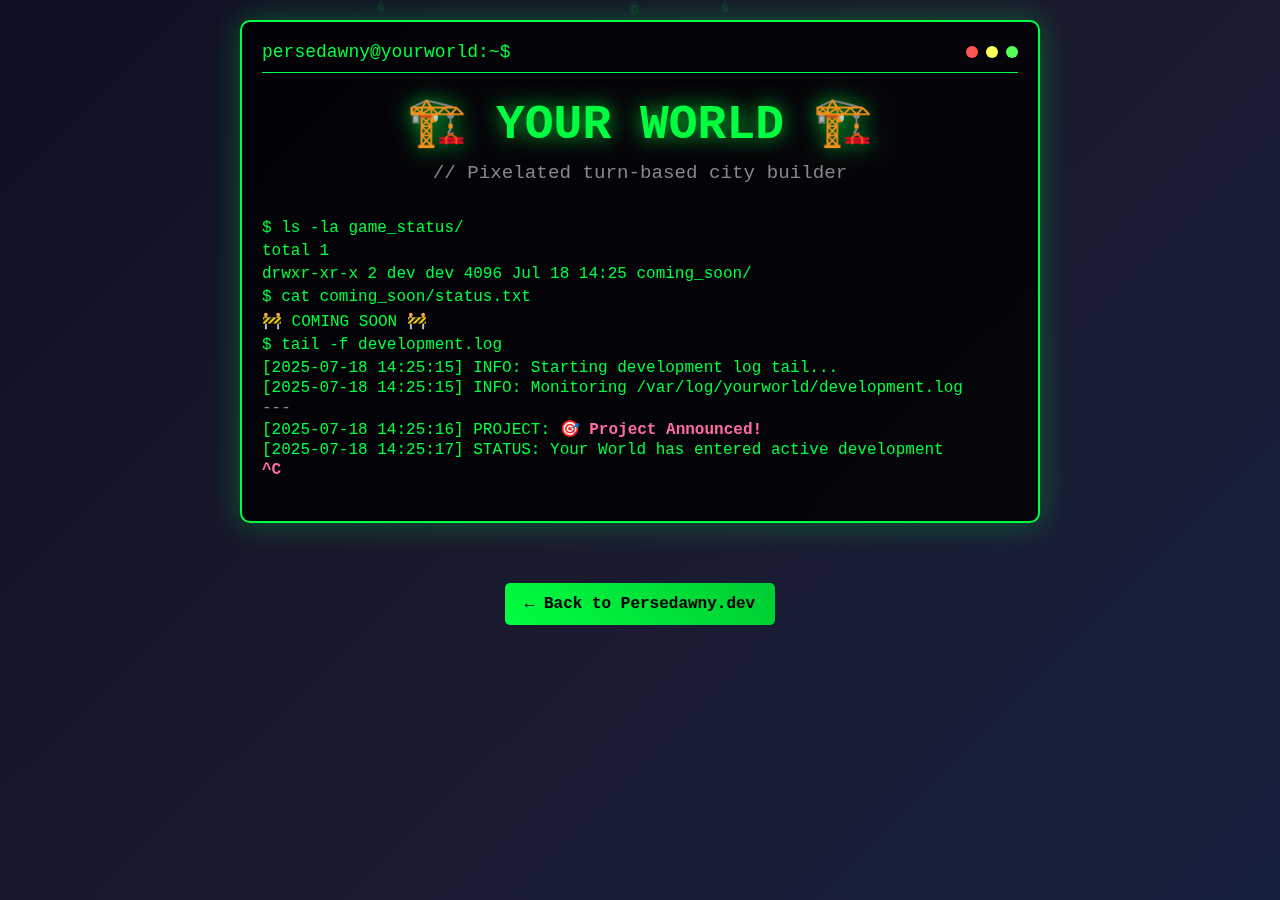
<file: your_world/index.html>
<!DOCTYPE html>
<html lang="en">
<head>
    <meta charset="UTF-8">
    <meta name="viewport" content="width=device-width, initial-scale=1.0">
    <title>Your World - Pixelated City Builder</title>
    <style>
        * {
            margin: 0;
            padding: 0;
            box-sizing: border-box;
        }

        body {
            font-family: 'Courier New', monospace;
            background: linear-gradient(135deg, #0f0f23 0%, #1a1a2e 50%, #16213e 100%);
            color: #00ff41;
            min-height: 100vh;
            overflow-x: hidden;
            position: relative;
        }

        /* Matrix-style background animation */
        .matrix-bg {
            position: fixed;
            top: 0;
            left: 0;
            width: 100%;
            height: 100%;
            z-index: -1;
            opacity: 0.1;
        }

        .matrix-char {
            position: absolute;
            font-size: 14px;
            color: #00ff41;
            animation: fall linear infinite;
        }

        @keyframes fall {
            0% { transform: translateY(-100vh); opacity: 1; }
            100% { transform: translateY(100vh); opacity: 0; }
        }

        .container {
            max-width: 1200px;
            margin: 0 auto;
            padding: 20px;
        }

        .header {
            text-align: center;
            margin-bottom: 40px;
        }

        .title {
            font-size: 3em;
            color: #00ff41;
            text-shadow: 0 0 20px rgba(0, 255, 65, 0.8);
            margin-bottom: 10px;
            animation: glow 2s ease-in-out infinite alternate;
        }

        @keyframes glow {
            from { text-shadow: 0 0 20px rgba(0, 255, 65, 0.8); }
            to { text-shadow: 0 0 30px rgba(0, 255, 65, 1), 0 0 40px rgba(0, 255, 65, 0.8); }
        }

        .subtitle {
            font-size: 1.2em;
            color: #888;
            margin-bottom: 20px;
        }

        /* Terminal window */
        .terminal {
            background: rgba(0, 0, 0, 0.8);
            border: 2px solid #00ff41;
            border-radius: 10px;
            padding: 20px;
            max-width: 800px;
            width: 100%;
            margin: 0 auto;
            box-shadow: 0 0 30px rgba(0, 255, 65, 0.3);
            backdrop-filter: blur(10px);
            margin-bottom: 40px;
        }

        .terminal-header {
            display: flex;
            justify-content: space-between;
            align-items: center;
            margin-bottom: 20px;
            padding-bottom: 10px;
            border-bottom: 1px solid #00ff41;
        }

        .terminal-title {
            font-size: 18px;
            color: #00ff41;
        }

        .terminal-buttons {
            display: flex;
            gap: 8px;
        }

        .btn-circle {
            width: 12px;
            height: 12px;
            border-radius: 50%;
        }

        .btn-red { background: #ff5555; }
        .btn-yellow { background: #ffff55; }
        .btn-green { background: #55ff55; }

        /* Logo and title */
        .logo {
            text-align: center;
            margin-bottom: 30px;
        }

        .logo h1 {
            font-size: 3em;
            color: #00ff41;
            text-shadow: 0 0 20px rgba(0, 255, 65, 0.8);
            margin-bottom: 10px;
            animation: glow 2s ease-in-out infinite alternate;
        }

        .subtitle {
            font-size: 1.2em;
            color: #888;
            margin-bottom: 10px;
        }

        /* Command prompt styling */
        .prompt {
            margin: 20px 0;
            font-size: 16px;
            max-height: 500px;
            overflow-y: auto;
        }

        .prompt-line {
            margin: 5px 0;
        }

        .prompt-symbol {
            color: #00ff41;
        }

        .cursor {
            animation: blink 1s infinite;
        }

        @keyframes blink {
            0%, 50% { opacity: 1; }
            51%, 100% { opacity: 0; }
        }

        .console-line {
            color: #00ff41;
            margin: 2px 0;
            white-space: pre-wrap;
        }

        .console-line:nth-child(3n) {
            color: #888;
        }

        .console-line strong {
            color: #ff6b9d;
        }

        .console-line.streaming {
            color: #ff6b9d;
            font-weight: bold;
            animation: blink 1s infinite;
        }

        .back-link {
            display: inline-block;
            background: linear-gradient(45deg, #00ff41, #00cc33);
            color: #000;
            text-decoration: none;
            padding: 12px 20px;
            border-radius: 5px;
            font-weight: bold;
            transition: all 0.3s ease;
            margin-top: 20px;
        }

        .back-link:hover {
            transform: translateY(-2px);
            box-shadow: 0 4px 15px rgba(0, 255, 65, 0.3);
        }

        @media (max-width: 768px) {
            .game-preview {
                grid-template-columns: 1fr;
                gap: 20px;
            }
            
            .title {
                font-size: 2em;
            }
            
            .mockup-grid {
                grid-template-columns: repeat(6, 1fr);
                grid-template-rows: repeat(4, 1fr);
                height: 150px;
            }
        }
    </style>
</head>
<body>
    <div class="matrix-bg" id="matrixBg"></div>
    
    <div class="container">
        <div class="terminal">
            <div class="terminal-header">
                <div class="terminal-title">persedawny@yourworld:~$</div>
                <div class="terminal-buttons">
                    <div class="btn-circle btn-red"></div>
                    <div class="btn-circle btn-yellow"></div>
                    <div class="btn-circle btn-green"></div>
                </div>
            </div>
            
            <div class="logo">
                <h1 class="title">🏗️ YOUR WORLD 🏗️</h1>
                <div class="subtitle">// Pixelated turn-based city builder</div>
            </div>
            
            <div class="prompt">
                <div class="prompt-line">
                    <span class="prompt-symbol">$</span> ls -la game_status/
                </div>
                <div class="prompt-line">
                    total 1
                </div>
                <div class="prompt-line">
                    drwxr-xr-x 2 dev dev 4096 Jul 18 14:25 coming_soon/
                </div>
                <div class="prompt-line">
                    <span class="prompt-symbol">$</span> cat coming_soon/status.txt
                </div>
                <div class="prompt-line">
                    🚧 COMING SOON 🚧
                </div>
                <div class="prompt-line">
                    <span class="prompt-symbol">$</span> tail -f development.log
                </div>
                <div class="console-line">[2025-07-18 14:25:15] INFO: Starting development log tail...</div>
                <div class="console-line">[2025-07-18 14:25:15] INFO: Monitoring /var/log/yourworld/development.log</div>
                <div class="console-line">---</div>
                <div class="console-line">[2025-07-18 14:25:16] PROJECT: 🎯 <strong>Project Announced!</strong></div>
                <div class="console-line">[2025-07-18 14:25:17] STATUS: Your World has entered active development</div>
                <div class="console-line streaming">^C</div>
            </div>
        </div>

        <div style="text-align: center;">
            <a href="../" class="back-link">← Back to Persedawny.dev</a>
        </div>
    </div>

    <script>
        // Matrix rain effect
        function createMatrixRain() {
            const matrixBg = document.getElementById('matrixBg');
            const chars = '01🏠🏢🏪🏬🏭⚡🛣️🌳🌱💧';
            
            function createChar() {
                const char = document.createElement('div');
                char.className = 'matrix-char';
                char.textContent = chars[Math.floor(Math.random() * chars.length)];
                char.style.left = Math.random() * 100 + 'vw';
                char.style.animationDuration = (Math.random() * 3 + 2) + 's';
                char.style.fontSize = (Math.random() * 10 + 10) + 'px';
                
                matrixBg.appendChild(char);
                
                setTimeout(() => {
                    char.remove();
                }, 5000);
            }
            
            setInterval(createChar, 200);
        }
        
        // Initialize effects
        createMatrixRain();
    </script>
</body>
</html>
</file>
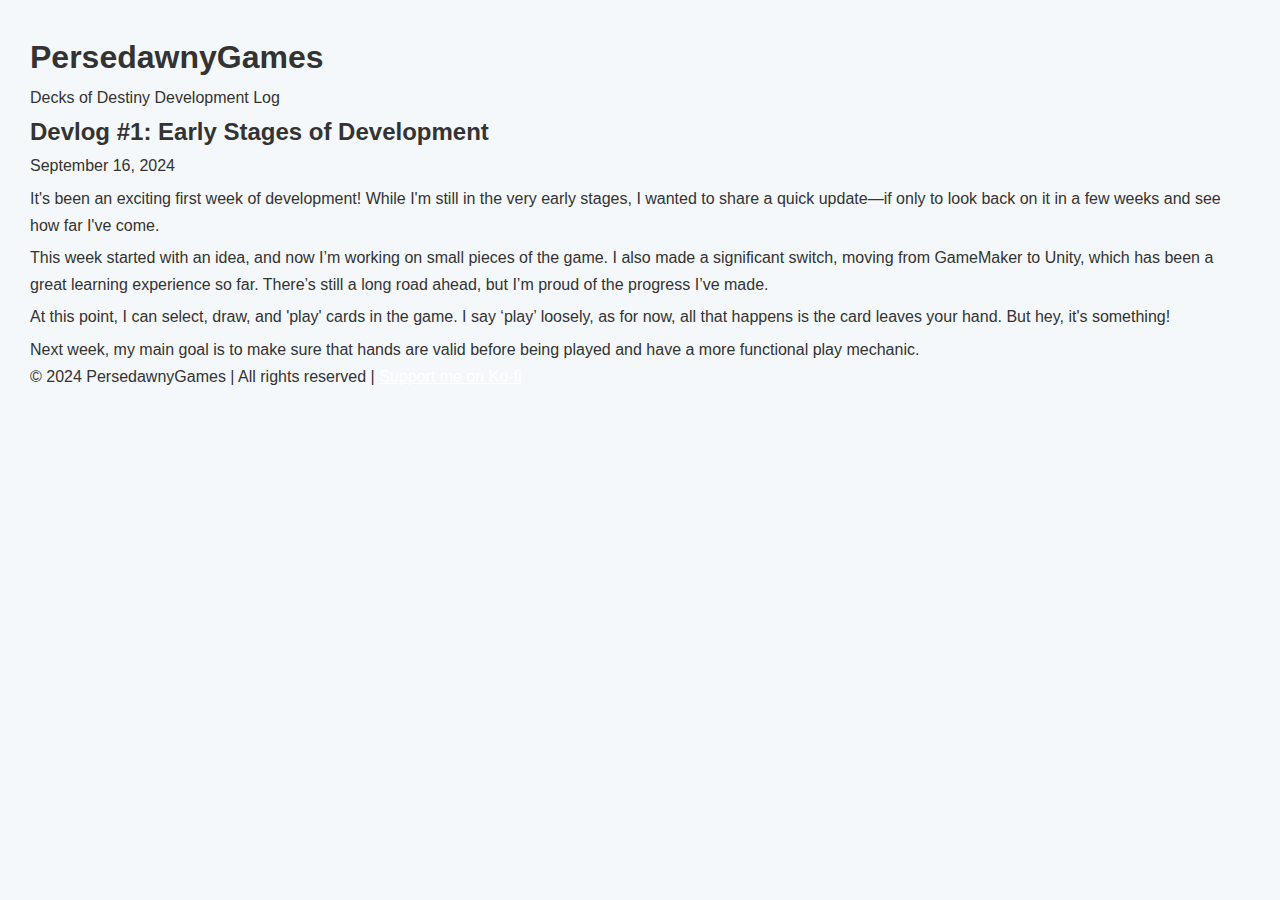
<file: devlogs/DecksOfDestiny/16092024.html>
<!DOCTYPE html>
<html lang="en">

<head>
    <meta charset="UTF-8">
    <meta name="viewport" content="width=device-width, initial-scale=1.0">
    <meta http-equiv="X-UA-Compatible" content="IE=edge">
    <title>PersedawnyGames</title>
    <link rel="stylesheet" href="../../styles.css">
</head>

<body>

    <div class="wrapper">
        <header>
            <h1>PersedawnyGames</h1>
            <p>Decks of Destiny Development Log</p>
        </header>

        <main>
            <section class="devlog-updates">
                <article class="devlog-entry">
                    <h2>Devlog #1: Early Stages of Development</h2>
                    <span class="date">September 16, 2024</span>
                    <p style="margin-top: 5px;">It's been an exciting first week of development! While I'm still in the very early stages, I wanted to share a quick update—if only to look back on it in a few weeks and see how far I've come.</p>
                    <p style="margin-top: 5px;">This week started with an idea, and now I’m working on small pieces of the game. I also made a significant switch, moving from GameMaker to Unity, which has been a great learning experience so far. There’s still a long road ahead, but I’m proud of the progress I’ve made.</p>
                    <p style="margin-top: 5px;">At this point, I can select, draw, and 'play' cards in the game. I say ‘play’ loosely, as for now, all that happens is the card leaves your hand. But hey, it's something!</p>
                    <p style="margin-top: 5px;">Next week, my main goal is to make sure that hands are valid before being played and have a more functional play mechanic.</p>
                </article>
            </section>
        </main>

        <footer>
            <p>&copy; 2024 PersedawnyGames | All rights reserved | <a style="color: white;" href="https://ko-fi.com/persedawnygames" target="_blank">Support me on Ko-fi</a></p>
        </footer>
    </div>

</body>

</html>
</file>
<file: styles.css>
/* Reset default styles */
* {
    margin: 0;
    padding: 0;
    box-sizing: border-box;
}

/* Global styles */
body {
    font-family: 'Arial', sans-serif;
    background-color: #f5f8fa;
    color: #333;
    line-height: 1.7;
    padding: 30px;
}

/* Container styles */
.container {
    max-width: 900px;
    margin: 0 auto;
}

/* Header styles */
.header {
    text-align: center;
    margin-bottom: 40px;
}

.header h1 {
    font-size: 40px;
    color: #1DA1F2;
    margin-bottom: 10px;
}

.header p {
    font-size: 20px;
    color: #657786;
}

/* Tweet styles */
.tweet {
    background-color: #fff;
    border-radius: 12px;
    box-shadow: 0 4px 10px rgba(0, 0, 0, 0.1);
    margin-bottom: 30px;
    padding: 20px;
    line-height: 1.6;
}

.tweet-header {
    display: flex;
    justify-content: space-between;
    margin-bottom: 15px;
}

.username {
    font-weight: bold;
    color: #1DA1F2;
    font-size: 18px;
}

.username a {
    text-decoration: none;
    color: #1DA1F2;
}

.username a:hover {
    text-decoration: underline;
}

.time {
    font-size: 14px;
    color: #657786;
}

.tweet-body {
    font-size: 16px;
    color: #333;
}

.tweet-body p {
    margin-bottom: 15px;
}

/* List inside tweet */
.tweet-body ul {
    list-style-type: disc;
    padding-left: 20px;
    margin-bottom: 20px;
}

.tweet-body ul li {
    margin-bottom: 10px;
}

.tweet-body strong {
    font-weight: bold;
}

/* Responsive design for small screens */
@media (max-width: 768px) {
    body {
        padding: 20px;
    }

    .container {
        max-width: 100%;
        padding: 0 15px;
    }

    .tweet {
        padding: 15px;
    }

    .header h1 {
        font-size: 32px;
    }

    .header p {
        font-size: 18px;
    }
}
</file>
